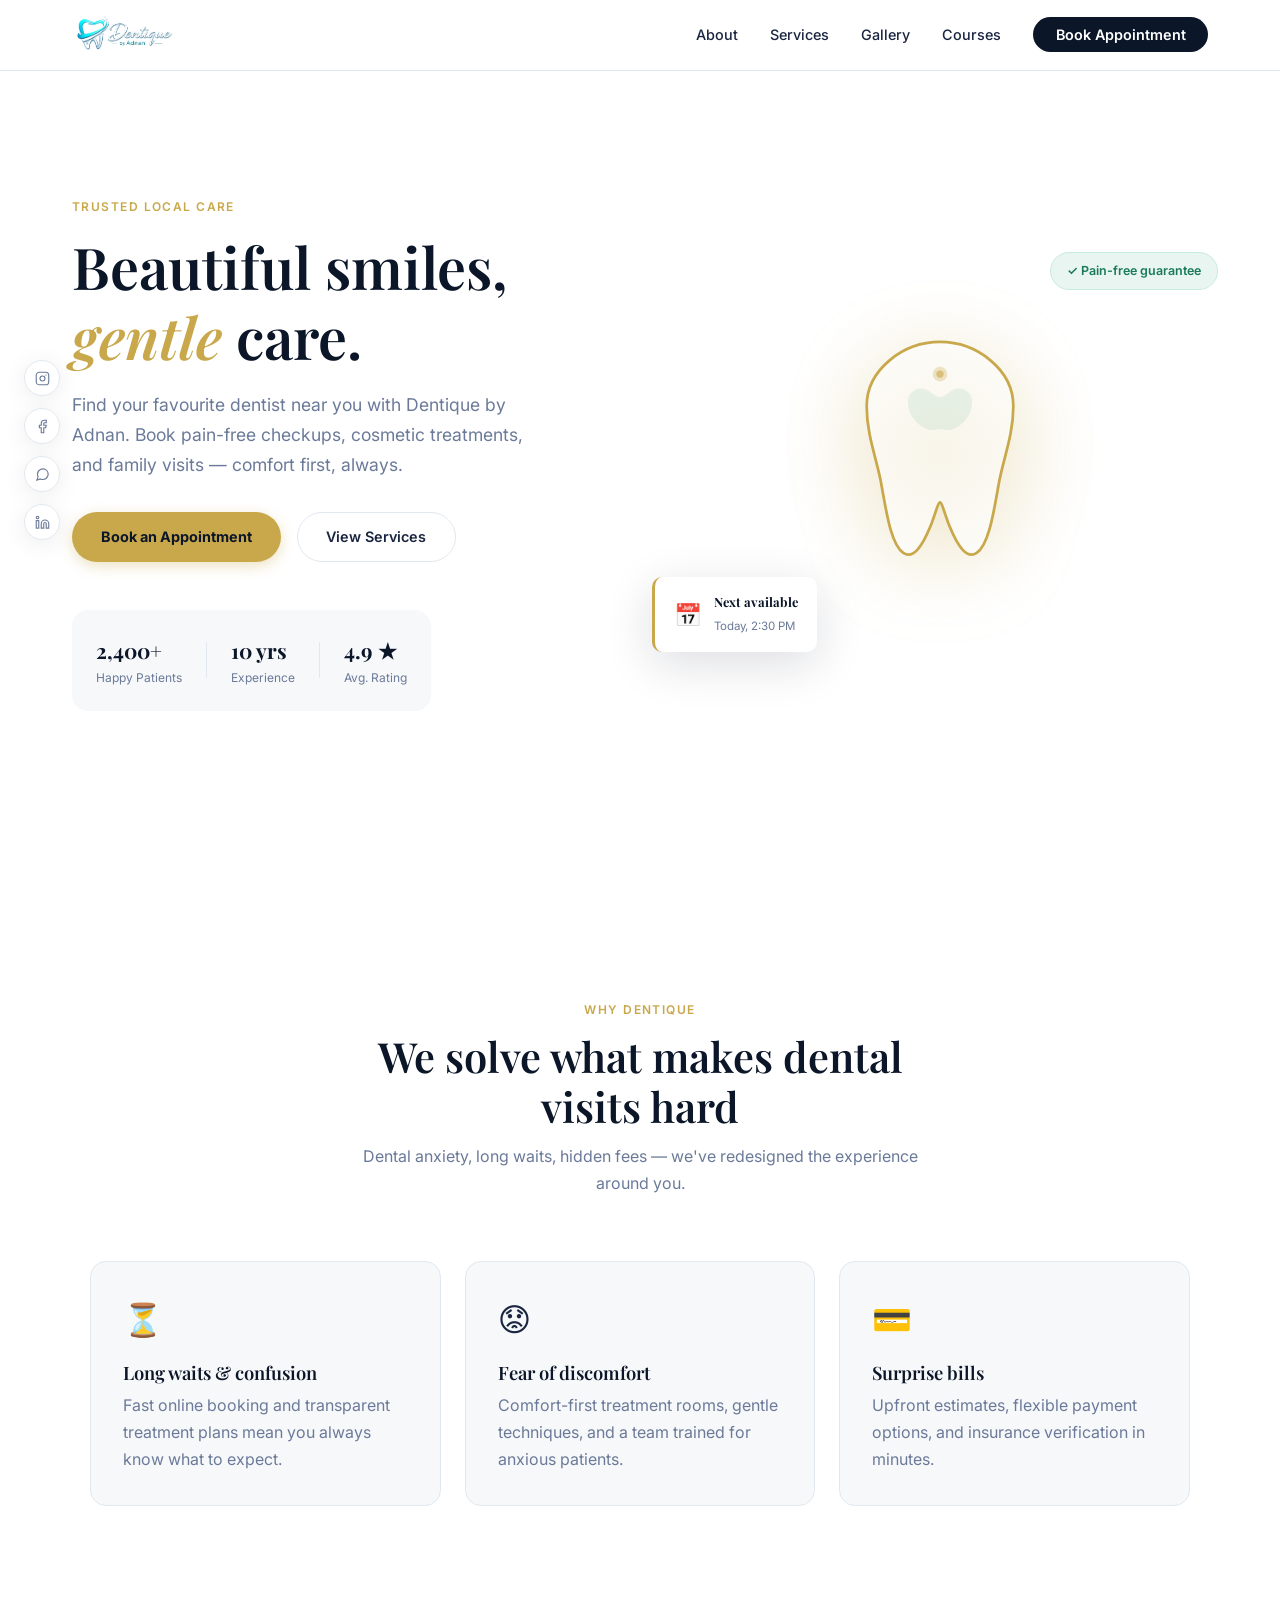
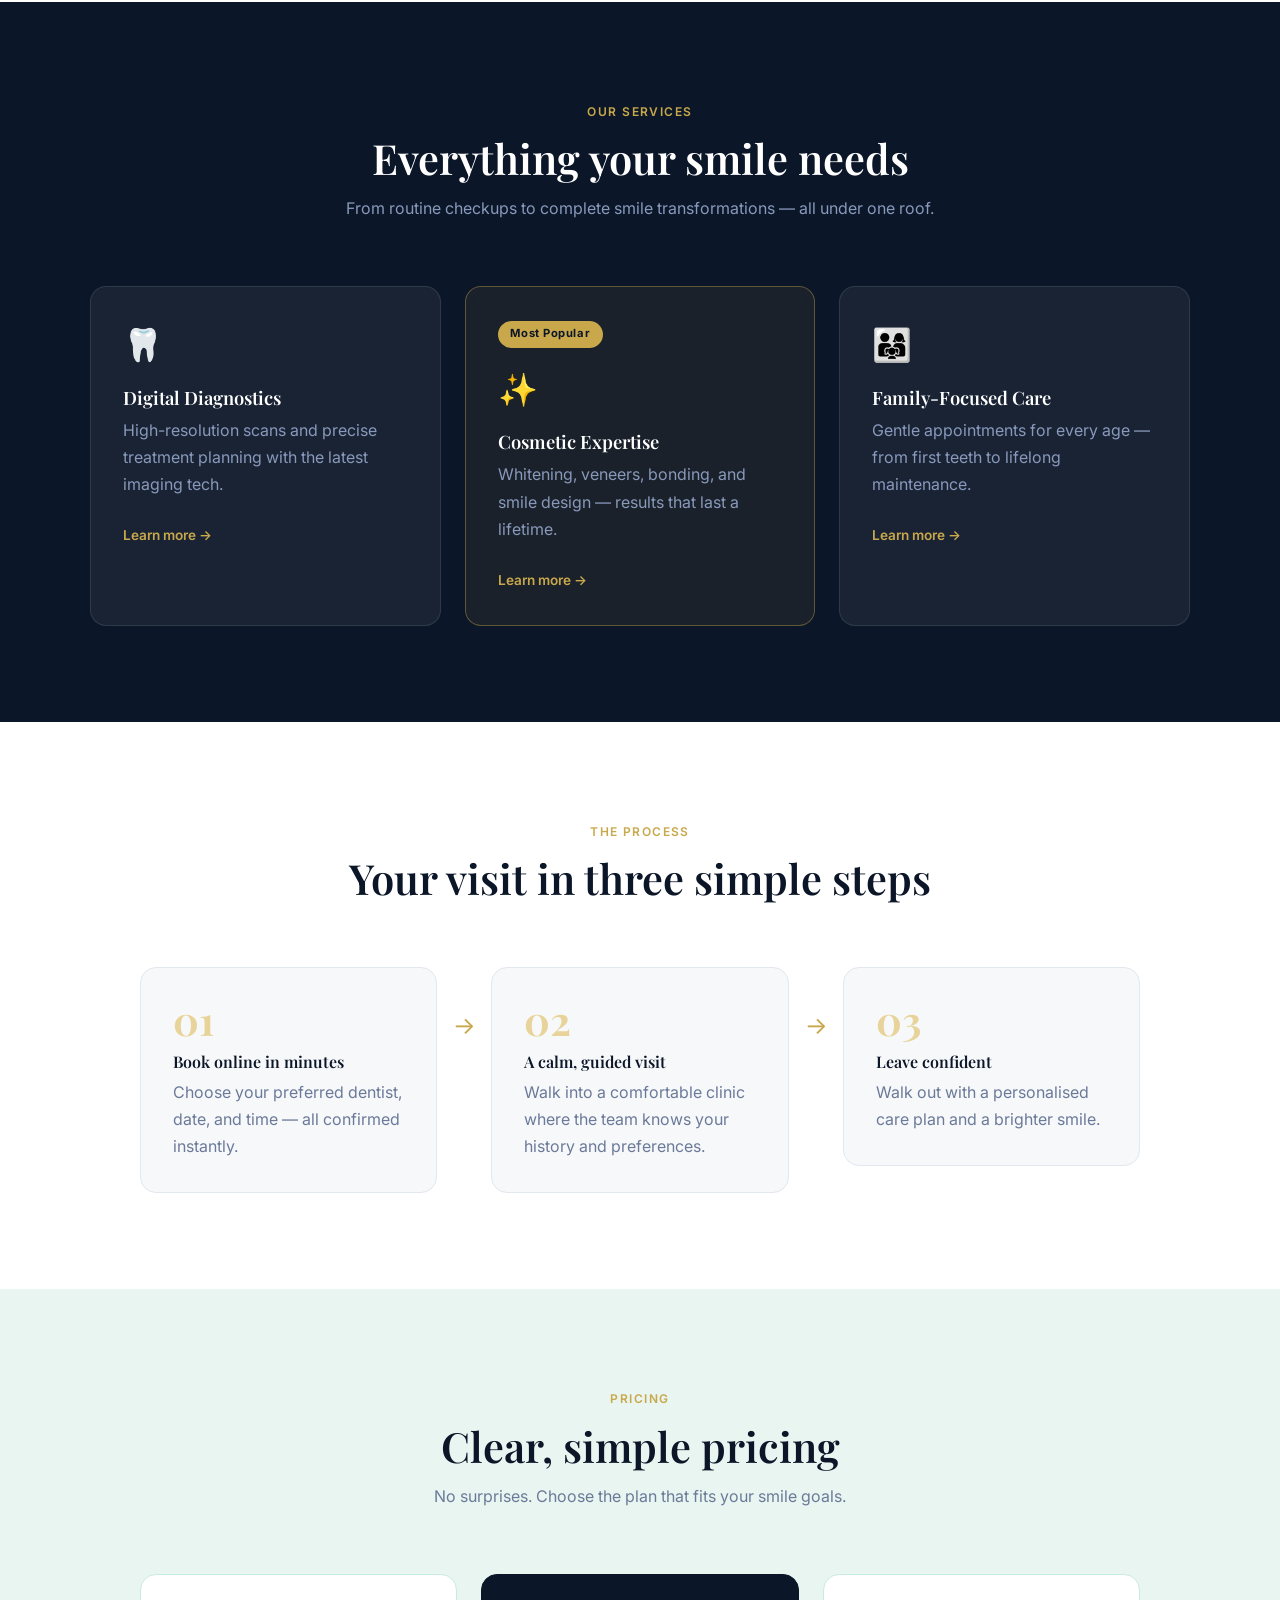
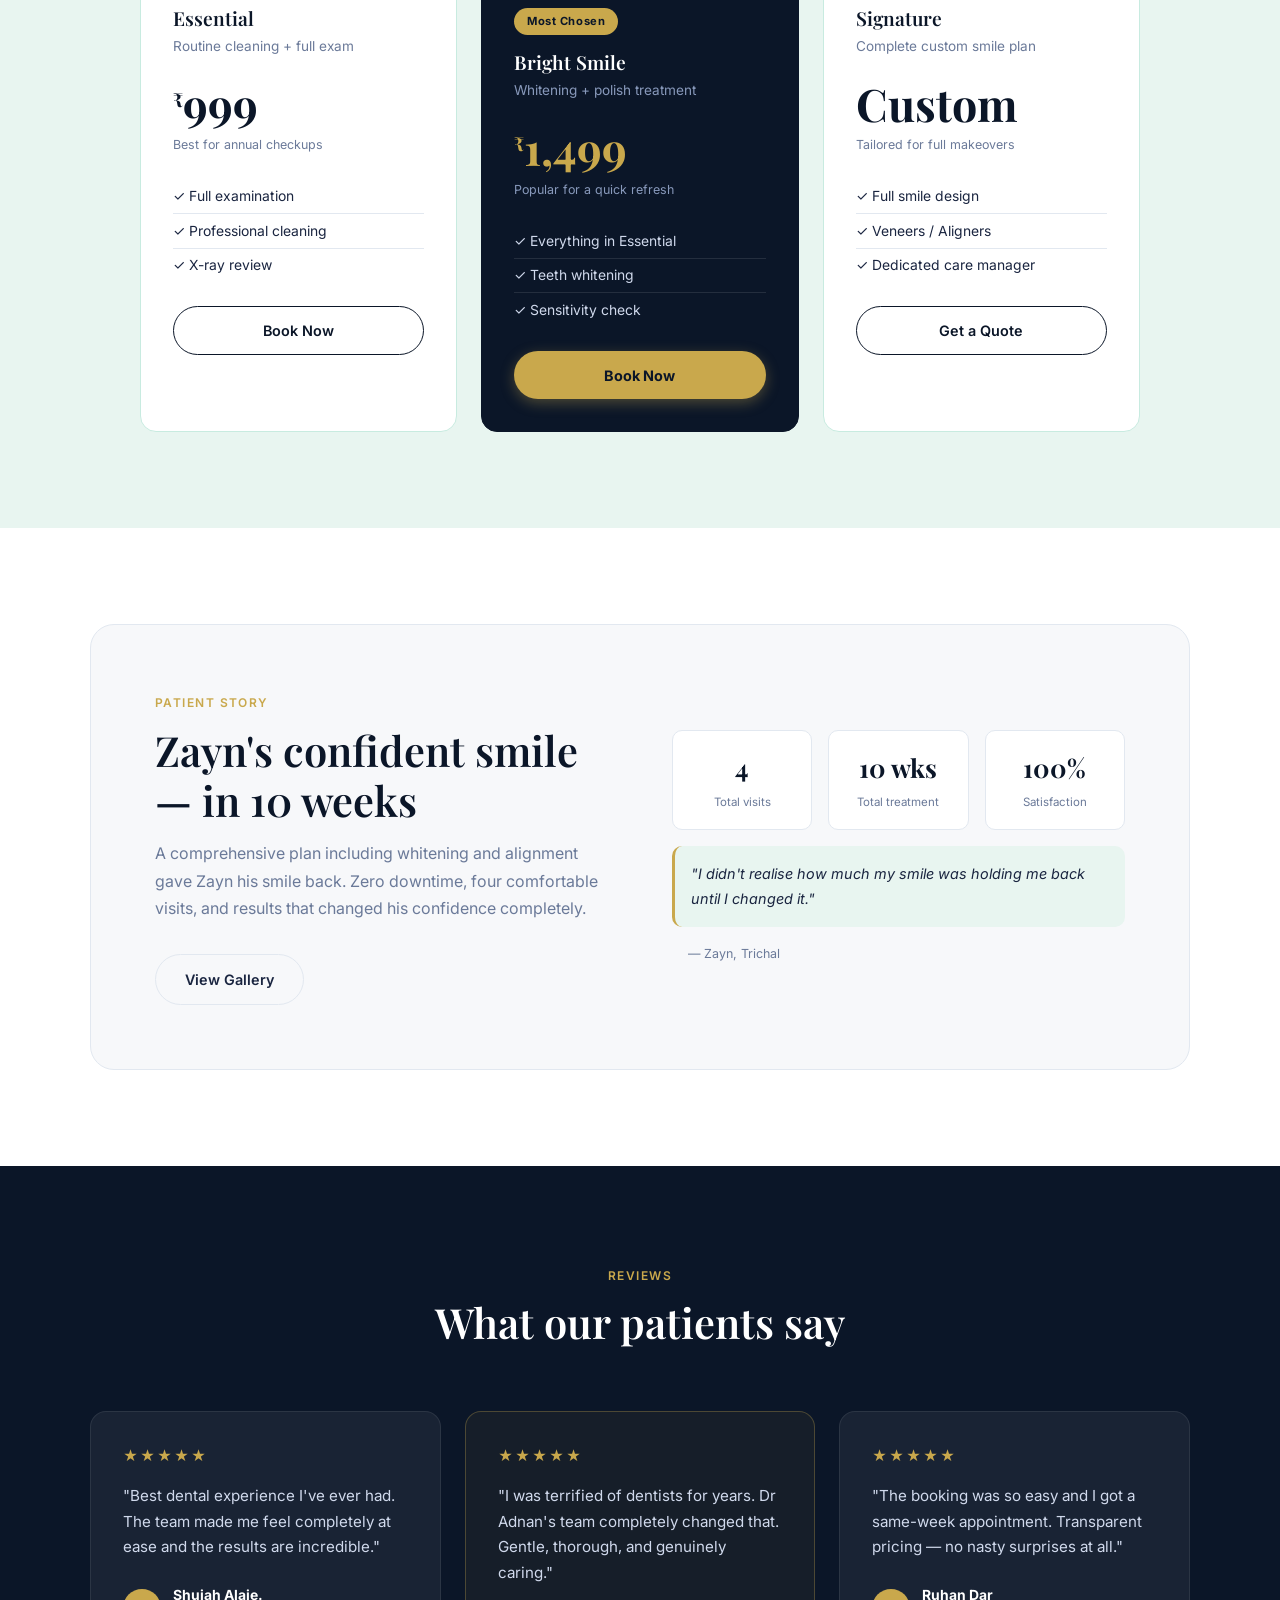
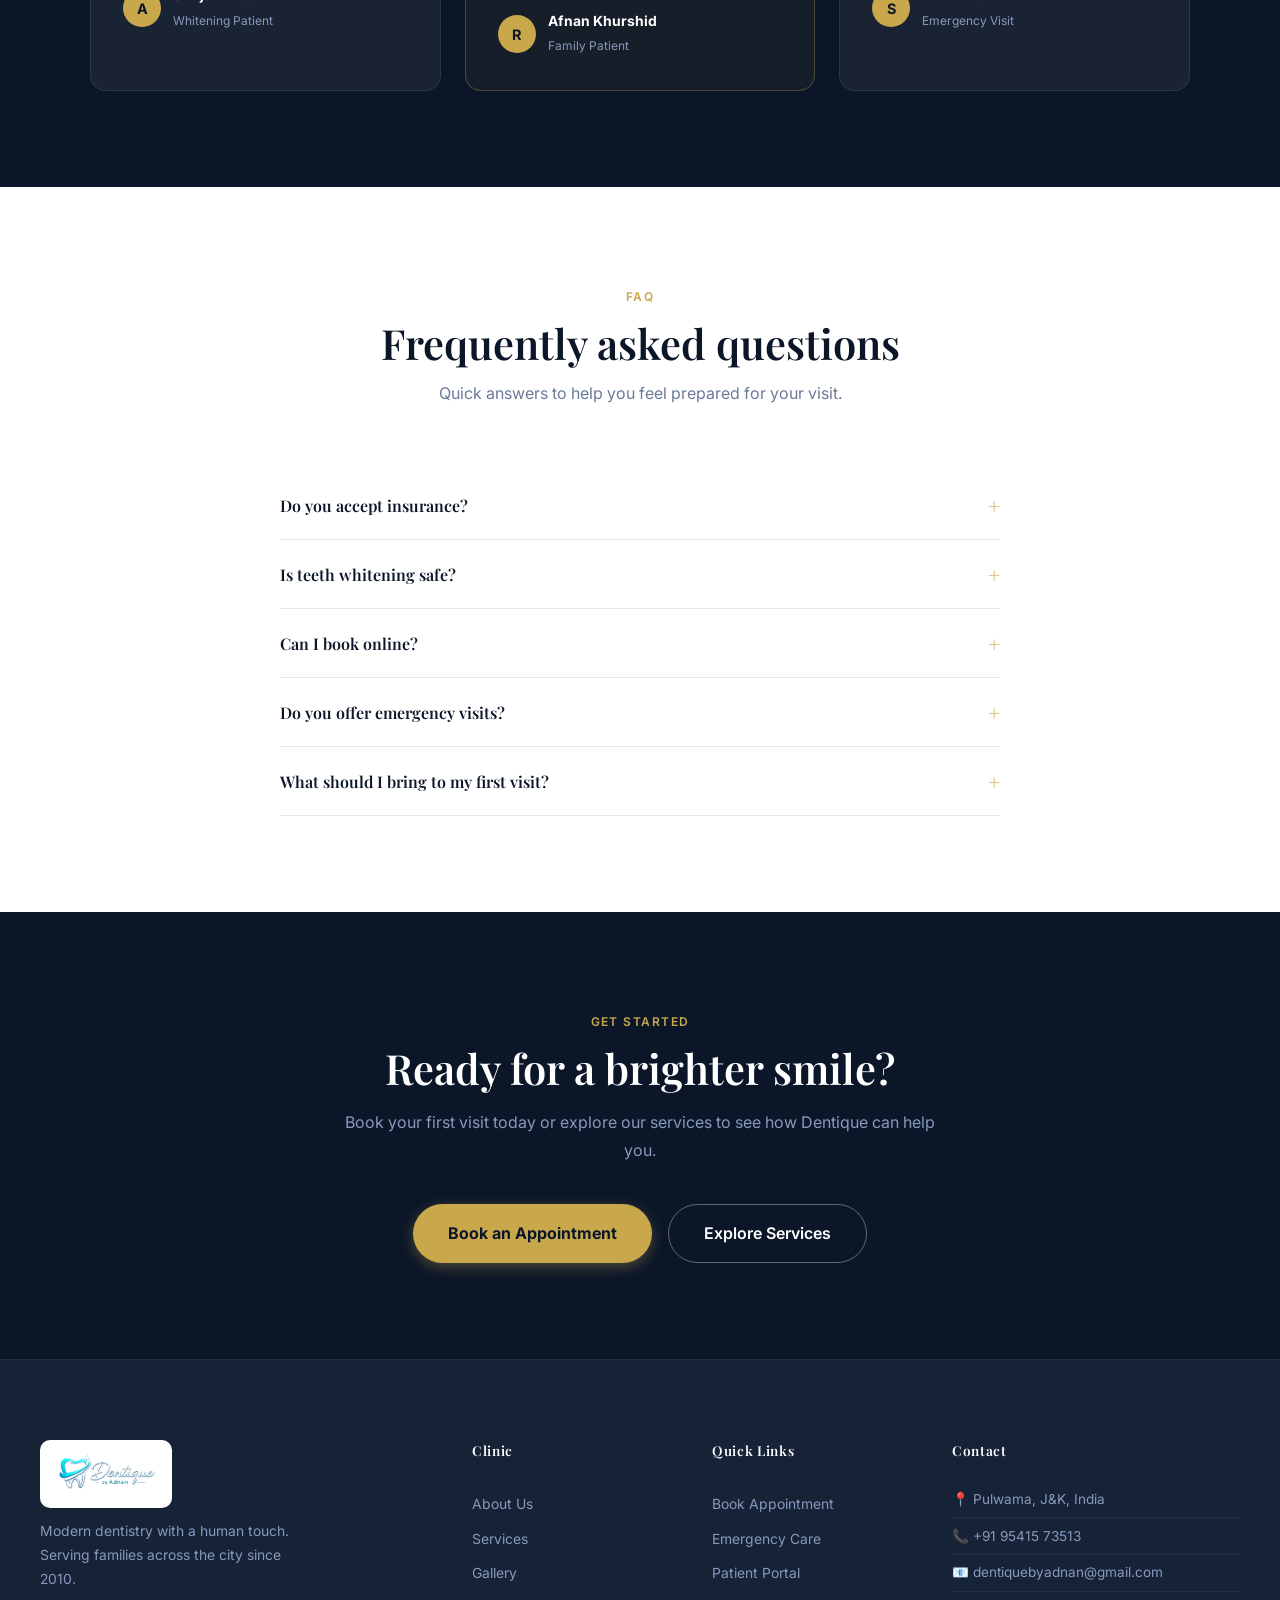
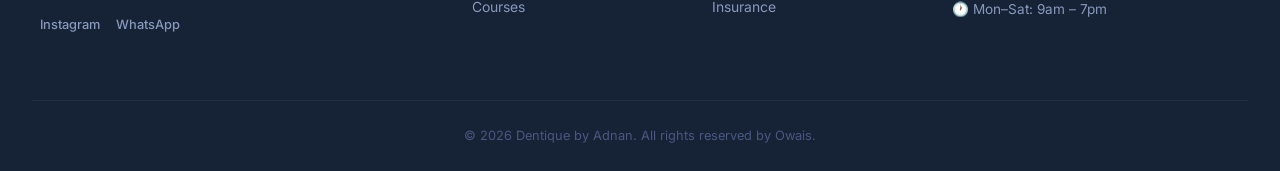
<file: index.html>
<!DOCTYPE html>
<html lang="en">
<head>
  <meta charset="UTF-8">
  <meta name="google-site-verification" content="uf4jpspFzODX4LwhaVbOFtQrz1Wzujk1haWZ9nNG2Co" />
  <meta name="viewport" content="width=device-width, initial-scale=1.0">
  <title>Dentique by Adnan — Dentists Near Me in Pulwama</title>
  <meta name="description" content="Dentique by Adnan offers gentle, modern dental care in Pulwama — checkups, whitening, veneers, implants, aligners, and emergency visits. Book online in minutes.">
  <link rel="canonical" href="https://dentiquebyadnan.pages.dev">

  <meta property="og:type" content="website">
  <meta property="og:title" content="Dentique by Adnan — Dentists Near Me in Pulwama">
  <meta property="og:description" content="Gentle, modern dental care in Pulwama Book pain-free checkups, cosmetic treatments, and family visits online.">
  <meta property="og:image" content="icons/logo.png">
  <meta property="og:url" content="https://dentiquebyadnan.pages.dev">
  <meta name="twitter:card" content="summary_large_image">

  <link rel="icon" type="image/png" href="icons/logo.png">
  <link rel="apple-touch-icon" href="icons/logo.png">

  <link rel="stylesheet" href="style.css">
  <link rel="preconnect" href="https://fonts.googleapis.com">
  <link rel="preconnect" href="https://fonts.gstatic.com" crossorigin>
  <link href="https://fonts.googleapis.com/css2?family=Playfair+Display:wght@400;500;600;700&family=Inter:wght@300;400;500;600&display=swap" rel="stylesheet">
  <script type="application/ld+json">
  {
    "@context": "https://schema.org",
    "@type": "Dentist",
    "name": "Dentique by Adnan",
    "image": "icons/logo.png",
    "telephone": "+91-95415-73513",
    "email": "dentiquebyadnan@gmail.com",
    "address": {
      "@type": "PostalAddress",
      "addressLocality": "Pulwama",
      "addressRegion": "Jammu and Kashmir",
      "addressCountry": "IN"
    },
    "openingHours": "Mo-Sa 09:00-19:00",
    "url": "https://dentiquebyadnan.pages.dev"
  }
  </script>
</head>
<body>

  <!-- NAV -->
  <header class="header" id="header">
    <nav class="nav" role="navigation" aria-label="Main navigation">
      <a href="index.html" class="logo">
        <img src="icons/logo.png" alt="Dentique by Adnan logo" class="logo-icon">
        <span class="logo-text">Dentique <em>by Adnan</em></span>
      </a>
      <ul class="nav-links">
        <li><a href="about.html">About</a></li>
        <li><a href="services.html">Services</a></li>
        <li><a href="gallery.html">Gallery</a></li>
        <li><a href="courses.html">Courses</a></li>
        <li><a href="appointments.html" class="nav-cta">Book Appointment</a></li>
      </ul>
      <button class="hamburger" id="hamburger" aria-label="Toggle menu" aria-expanded="false" aria-controls="mobileMenu">
        <span></span><span></span><span></span>
      </button>
    </nav>
    <div class="mobile-menu" id="mobileMenu">
      <a href="about.html">About</a>
      <a href="services.html">Services</a>
      <a href="gallery.html">Gallery</a>
      <a href="courses.html">Courses</a>
      <a href="appointments.html">Book Appointment</a>
    </div>
  </header>

  <!-- SOCIAL BAR -->
  <div class="social-bar">
    <a href="https://instagram.com/7adnaaann" target="_blank" aria-label="Instagram" title="Instagram">
      <svg viewBox="0 0 24 24" fill="none" stroke="currentColor" stroke-width="1.8"><rect x="2" y="2" width="20" height="20" rx="5"/><circle cx="12" cy="12" r="4"/><circle cx="17.5" cy="6.5" r="1" fill="currentColor" stroke="none"/></svg>
    </a>
    <a href="https://facebook.com" target="_blank" aria-label="Facebook" title="Facebook">
      <svg viewBox="0 0 24 24" fill="none" stroke="currentColor" stroke-width="1.8"><path d="M18 2h-3a5 5 0 0 0-5 5v3H7v4h3v8h4v-8h3l1-4h-4V7a1 1 0 0 1 1-1h3z"/></svg>
    </a>
    <a href="https://wa.me/+919541573513" target="_blank" aria-label="WhatsApp" title="WhatsApp">
      <svg viewBox="0 0 24 24" fill="none" stroke="currentColor" stroke-width="1.8"><path d="M21 11.5a8.38 8.38 0 0 1-.9 3.8 8.5 8.5 0 0 1-7.6 4.7 8.38 8.38 0 0 1-3.8-.9L3 21l1.9-5.7a8.38 8.38 0 0 1-.9-3.8 8.5 8.5 0 0 1 4.7-7.6 8.38 8.38 0 0 1 3.8-.9h.5a8.48 8.48 0 0 1 8 8v.5z"/></svg>
    </a>
    <a href="https://linkedin.com" target="_blank" aria-label="LinkedIn" title="LinkedIn">
      <svg viewBox="0 0 24 24" fill="none" stroke="currentColor" stroke-width="1.8"><path d="M16 8a6 6 0 0 1 6 6v7h-4v-7a2 2 0 0 0-2-2 2 2 0 0 0-2 2v7h-4v-7a6 6 0 0 1 6-6z"/><rect x="2" y="9" width="4" height="12"/><circle cx="4" cy="4" r="2"/></svg>
    </a>
  </div>

  <main>

    <!-- HERO -->
    <section class="hero">
      <div class="hero-content">
        <span class="eyebrow">Trusted Local Care</span>
        <h1>Beautiful smiles, <em>gentle</em> care.</h1>
        <p>Find your favourite dentist near you with Dentique by Adnan. Book pain-free checkups, cosmetic treatments, and family visits — comfort first, always.</p>
        <div class="hero-actions">
          <a href="appointments.html" class="btn-primary">Book an Appointment</a>
          <a href="services.html" class="btn-ghost">View Services</a>
        </div>
        <div class="hero-stats">
          <div class="stat"><strong>2,400+</strong><span>Happy Patients</span></div>
          <div class="stat-divider"></div>
          <div class="stat"><strong>10 yrs</strong><span>Experience</span></div>
          <div class="stat-divider"></div>
          <div class="stat"><strong>4.9 ★</strong><span>Avg. Rating</span></div>
        </div>
      </div>
      <div class="hero-visual">
        <div class="tooth-graphic">
          <svg class="tooth-svg" viewBox="0 0 240 280" fill="none" xmlns="http://www.w3.org/2000/svg">
            <path d="M120 20 C80 20 40 50 40 90 C40 120 50 145 55 170 C60 195 65 240 80 250 C90 257 100 245 110 220 C115 207 118 195 120 195 C122 195 125 207 130 220 C140 245 150 257 160 250 C175 240 180 195 185 170 C190 145 200 120 200 90 C200 50 160 20 120 20Z" fill="white" stroke="#C9A84C" stroke-width="3"/>
            <path d="M85 85 C85 75 95 68 105 72 C110 74 115 80 120 80 C125 80 130 74 135 72 C145 68 155 75 155 85 C155 100 145 110 135 115 C130 117 125 115 120 115 C115 115 110 117 105 115 C95 110 85 100 85 85Z" fill="#E8F5F0"/>
            <circle cx="120" cy="55" r="8" fill="#C9A84C" opacity="0.3"/>
            <circle cx="120" cy="55" r="4" fill="#C9A84C" opacity="0.6"/>
          </svg>
          <div class="tooth-glow"></div>
        </div>
        <div class="floating-card">
          <div class="floating-card-icon">📅</div>
          <div>
            <strong>Next available</strong>
            <span>Today, 2:30 PM</span>
          </div>
        </div>
        <div class="floating-badge">
          <span>✓</span> Pain-free guarantee
        </div>
      </div>
    </section>

    <!-- PROBLEMS / SOLUTIONS -->
    <section class="section">
      <div class="section-header">
        <span class="eyebrow">Why Dentique</span>
        <h2>We solve what makes dental visits hard</h2>
        <p>Dental anxiety, long waits, hidden fees — we've redesigned the experience around you.</p>
      </div>
      <div class="grid-3">
        <div class="problem-card">
          <div class="problem-icon">⏳</div>
          <h3>Long waits & confusion</h3>
          <p>Fast online booking and transparent treatment plans mean you always know what to expect.</p>
        </div>
        <div class="problem-card">
          <div class="problem-icon">😟</div>
          <h3>Fear of discomfort</h3>
          <p>Comfort-first treatment rooms, gentle techniques, and a team trained for anxious patients.</p>
        </div>
        <div class="problem-card">
          <div class="problem-icon">💳</div>
          <h3>Surprise bills</h3>
          <p>Upfront estimates, flexible payment options, and insurance verification in minutes.</p>
        </div>
      </div>
    </section>

    <!-- SERVICES -->
    <section class="section section-dark">
      <div class="section-header light">
        <span class="eyebrow gold">Our Services</span>
        <h2>Everything your smile needs</h2>
        <p>From routine checkups to complete smile transformations — all under one roof.</p>
      </div>
      <div class="grid-3">
        <div class="service-card">
          <div class="service-icon">🦷</div>
          <h3>Digital Diagnostics</h3>
          <p>High-resolution scans and precise treatment planning with the latest imaging tech.</p>
          <a href="services.html" class="card-link">Learn more →</a>
        </div>
        <div class="service-card featured-service">
          <span class="featured-tag">Most Popular</span>
          <div class="service-icon">✨</div>
          <h3>Cosmetic Expertise</h3>
          <p>Whitening, veneers, bonding, and smile design — results that last a lifetime.</p>
          <a href="services.html" class="card-link">Learn more →</a>
        </div>
        <div class="service-card">
          <div class="service-icon">👨‍👩‍👧</div>
          <h3>Family-Focused Care</h3>
          <p>Gentle appointments for every age — from first teeth to lifelong maintenance.</p>
          <a href="services.html" class="card-link">Learn more →</a>
        </div>
      </div>
    </section>

    <!-- HOW IT WORKS -->
    <section class="section">
      <div class="section-header">
        <span class="eyebrow">The Process</span>
        <h2>Your visit in three simple steps</h2>
      </div>
      <div class="steps">
        <div class="step">
          <div class="step-number">01</div>
          <div class="step-content">
            <h3>Book online in minutes</h3>
            <p>Choose your preferred dentist, date, and time — all confirmed instantly.</p>
          </div>
        </div>
        <div class="step-arrow">→</div>
        <div class="step">
          <div class="step-number">02</div>
          <div class="step-content">
            <h3>A calm, guided visit</h3>
            <p>Walk into a comfortable clinic where the team knows your history and preferences.</p>
          </div>
        </div>
        <div class="step-arrow">→</div>
        <div class="step">
          <div class="step-number">03</div>
          <div class="step-content">
            <h3>Leave confident</h3>
            <p>Walk out with a personalised care plan and a brighter smile.</p>
          </div>
        </div>
      </div>
    </section>

    <!-- PRICING -->
    <section class="section section-mint">
      <div class="section-header">
        <span class="eyebrow">Pricing</span>
        <h2>Clear, simple pricing</h2>
        <p>No surprises. Choose the plan that fits your smile goals.</p>
      </div>
      <div class="pricing-grid">
        <div class="pricing-card">
          <h3>Essential</h3>
          <p class="pricing-desc">Routine cleaning + full exam</p>
          <div class="pricing-amount"><sup>₹</sup>999</div>
          <p class="pricing-note">Best for annual checkups</p>
          <ul class="pricing-features">
            <li>✓ Full examination</li>
            <li>✓ Professional cleaning</li>
            <li>✓ X-ray review</li>
          </ul>
          <a href="appointments.html" class="btn-outline">Book Now</a>
        </div>
        <div class="pricing-card pricing-featured">
          <span class="pricing-badge">Most Chosen</span>
          <h3>Bright Smile</h3>
          <p class="pricing-desc">Whitening + polish treatment</p>
          <div class="pricing-amount"><sup>₹</sup>1,499</div>
          <p class="pricing-note">Popular for a quick refresh</p>
          <ul class="pricing-features">
            <li>✓ Everything in Essential</li>
            <li>✓ Teeth whitening</li>
            <li>✓ Sensitivity check</li>
          </ul>
          <a href="appointments.html" class="btn-primary">Book Now</a>
        </div>
        <div class="pricing-card">
          <h3>Signature</h3>
          <p class="pricing-desc">Complete custom smile plan</p>
          <div class="pricing-amount">Custom</div>
          <p class="pricing-note">Tailored for full makeovers</p>
          <ul class="pricing-features">
            <li>✓ Full smile design</li>
            <li>✓ Veneers / Aligners</li>
            <li>✓ Dedicated care manager</li>
          </ul>
          <a href="appointments.html" class="btn-outline">Get a Quote</a>
        </div>
      </div>
    </section>

    <!-- CASE STUDY -->
    <section class="section">
      <div class="case-study">
        <div class="case-content">
          <span class="eyebrow">Patient Story</span>
          <h2>Zayn's confident smile — in 10 weeks</h2>
          <p>A comprehensive plan including whitening and alignment gave Zayn his smile back. Zero downtime, four comfortable visits, and results that changed his confidence completely.</p>
          <a href="gallery.html" class="btn-ghost">View Gallery</a>
        </div>
        <div class="case-results">
          <div class="result-item">
            <strong>4</strong>
            <span>Total visits</span>
          </div>
          <div class="result-item">
            <strong>10 wks</strong>
            <span>Total treatment</span>
          </div>
          <div class="result-item">
            <strong>100%</strong>
            <span>Satisfaction</span>
          </div>
          <p class="case-quote">"I didn't realise how much my smile was holding me back until I changed it."</p>
          <p class="case-attr">— Zayn, Trichal</p>
        </div>
      </div>
    </section>

    <!-- TESTIMONIALS -->
    <section class="section section-dark">
      <div class="section-header light">
        <span class="eyebrow gold">Reviews</span>
        <h2>What our patients say</h2>
      </div>
      <div class="grid-3">
        <div class="testimonial-card">
          <div class="stars">★★★★★</div>
          <p>"Best dental experience I've ever had. The team made me feel completely at ease and the results are incredible."</p>
          <div class="testimonial-author">
            <div class="author-avatar">A</div>
            <div><strong>Shujah Alaie.</strong><span>Whitening Patient</span></div>
          </div>
        </div>
        <div class="testimonial-card featured-testimonial">
          <div class="stars">★★★★★</div>
          <p>"I was terrified of dentists for years. Dr Adnan's team completely changed that. Gentle, thorough, and genuinely caring."</p>
          <div class="testimonial-author">
            <div class="author-avatar">R</div>
            <div><strong>Afnan Khurshid</strong><span>Family Patient</span></div>
          </div>
        </div>
        <div class="testimonial-card">
          <div class="stars">★★★★★</div>
          <p>"The booking was so easy and I got a same-week appointment. Transparent pricing — no nasty surprises at all."</p>
          <div class="testimonial-author">
            <div class="author-avatar">S</div>
            <div><strong>Ruhan Dar</strong><span>Emergency Visit</span></div>
          </div>
        </div>
      </div>
    </section>

    <!-- FAQ -->
    <section class="section">
      <div class="section-header">
        <span class="eyebrow">FAQ</span>
        <h2>Frequently asked questions</h2>
        <p>Quick answers to help you feel prepared for your visit.</p>
      </div>
      <div class="faq">
        <div class="faq-item">
          <button class="faq-q" onclick="toggleFaq(this)">
            Do you accept insurance?
            <span class="faq-arrow">+</span>
          </button>
          <div class="faq-a">
            <p>Yes, we work with most major providers and can verify your coverage in minutes. Our team handles the paperwork so you can focus on your care.</p>
          </div>
        </div>
        <div class="faq-item">
          <button class="faq-q" onclick="toggleFaq(this)">
            Is teeth whitening safe?
            <span class="faq-arrow">+</span>
          </button>
          <div class="faq-a">
            <p>Absolutely. We use dentist-approved techniques carefully tailored to your sensitivity level for safe, lasting results.</p>
          </div>
        </div>
        <div class="faq-item">
          <button class="faq-q" onclick="toggleFaq(this)">
            Can I book online?
            <span class="faq-arrow">+</span>
          </button>
          <div class="faq-a">
            <p>Yes — choose a time that works for you and receive instant confirmation. Our booking system is available 24/7.</p>
          </div>
        </div>
        <div class="faq-item">
          <button class="faq-q" onclick="toggleFaq(this)">
            Do you offer emergency visits?
            <span class="faq-arrow">+</span>
          </button>
          <div class="faq-a">
            <p>We reserve same-week spots specifically for urgent care. Call or book online and mention it's an emergency — we'll prioritise you.</p>
          </div>
        </div>
        <div class="faq-item">
          <button class="faq-q" onclick="toggleFaq(this)">
            What should I bring to my first visit?
            <span class="faq-arrow">+</span>
          </button>
          <div class="faq-a">
            <p>Just your ID and any insurance cards. Arrive 5 minutes early to complete a brief health form. We'll take care of the rest.</p>
          </div>
        </div>
      </div>
    </section>

    <!-- FINAL CTA -->
    <section class="final-cta">
      <div class="cta-content">
        <span class="eyebrow gold">Get Started</span>
        <h2>Ready for a brighter smile?</h2>
        <p>Book your first visit today or explore our services to see how Dentique can help you.</p>
        <div class="cta-actions">
          <a href="appointments.html" class="btn-primary large">Book an Appointment</a>
          <a href="services.html" class="btn-ghost-light large">Explore Services</a>
        </div>
      </div>
    </section>

  </main>

  <!-- FOOTER -->
  <footer class="footer">
    <div class="footer-inner">
      <div class="footer-brand">
        <img src="icons/logo.png" alt="Dentique by Adnan logo" class="logo-icon">
        <span class="logo-text">Dentique <em>by Adnan</em></span>
        <p>Modern dentistry with a human touch. Serving families across the city since 2010.</p>
        <div class="footer-social">
          <a href="https://instagram.com/7adnaaann" target="_blank">Instagram</a>
          <a href="https://wa.me/+919541573513" target="_blank">WhatsApp</a>
        </div>
      </div>
      <div class="footer-links">
        <h4>Clinic</h4>
        <a href="about.html">About Us</a>
        <a href="services.html">Services</a>
        <a href="gallery.html">Gallery</a>
        <a href="courses.html">Courses</a>
      </div>
      <div class="footer-links">
        <h4>Quick Links</h4>
        <a href="appointments.html">Book Appointment</a>
        <a href="#">Emergency Care</a>
        <a href="#">Patient Portal</a>
        <a href="#">Insurance</a>
      </div>
      <div class="footer-contact">
        <h4>Contact</h4>
        <p>📍 Pulwama, J&K, India</p>
        <p>📞 +91 95415 73513</p>
        <p>📧 dentiquebyadnan@gmail.com</p>
        <p>🕐 Mon–Sat: 9am – 7pm</p>
      </div>
    </div>
    <div class="footer-bottom">
      <p>© 2026 Dentique by Adnan. All rights reserved by Owais.</p>
    </div>
  </footer>

  <script src="script.js"></script>
</body>
</html>
</file>
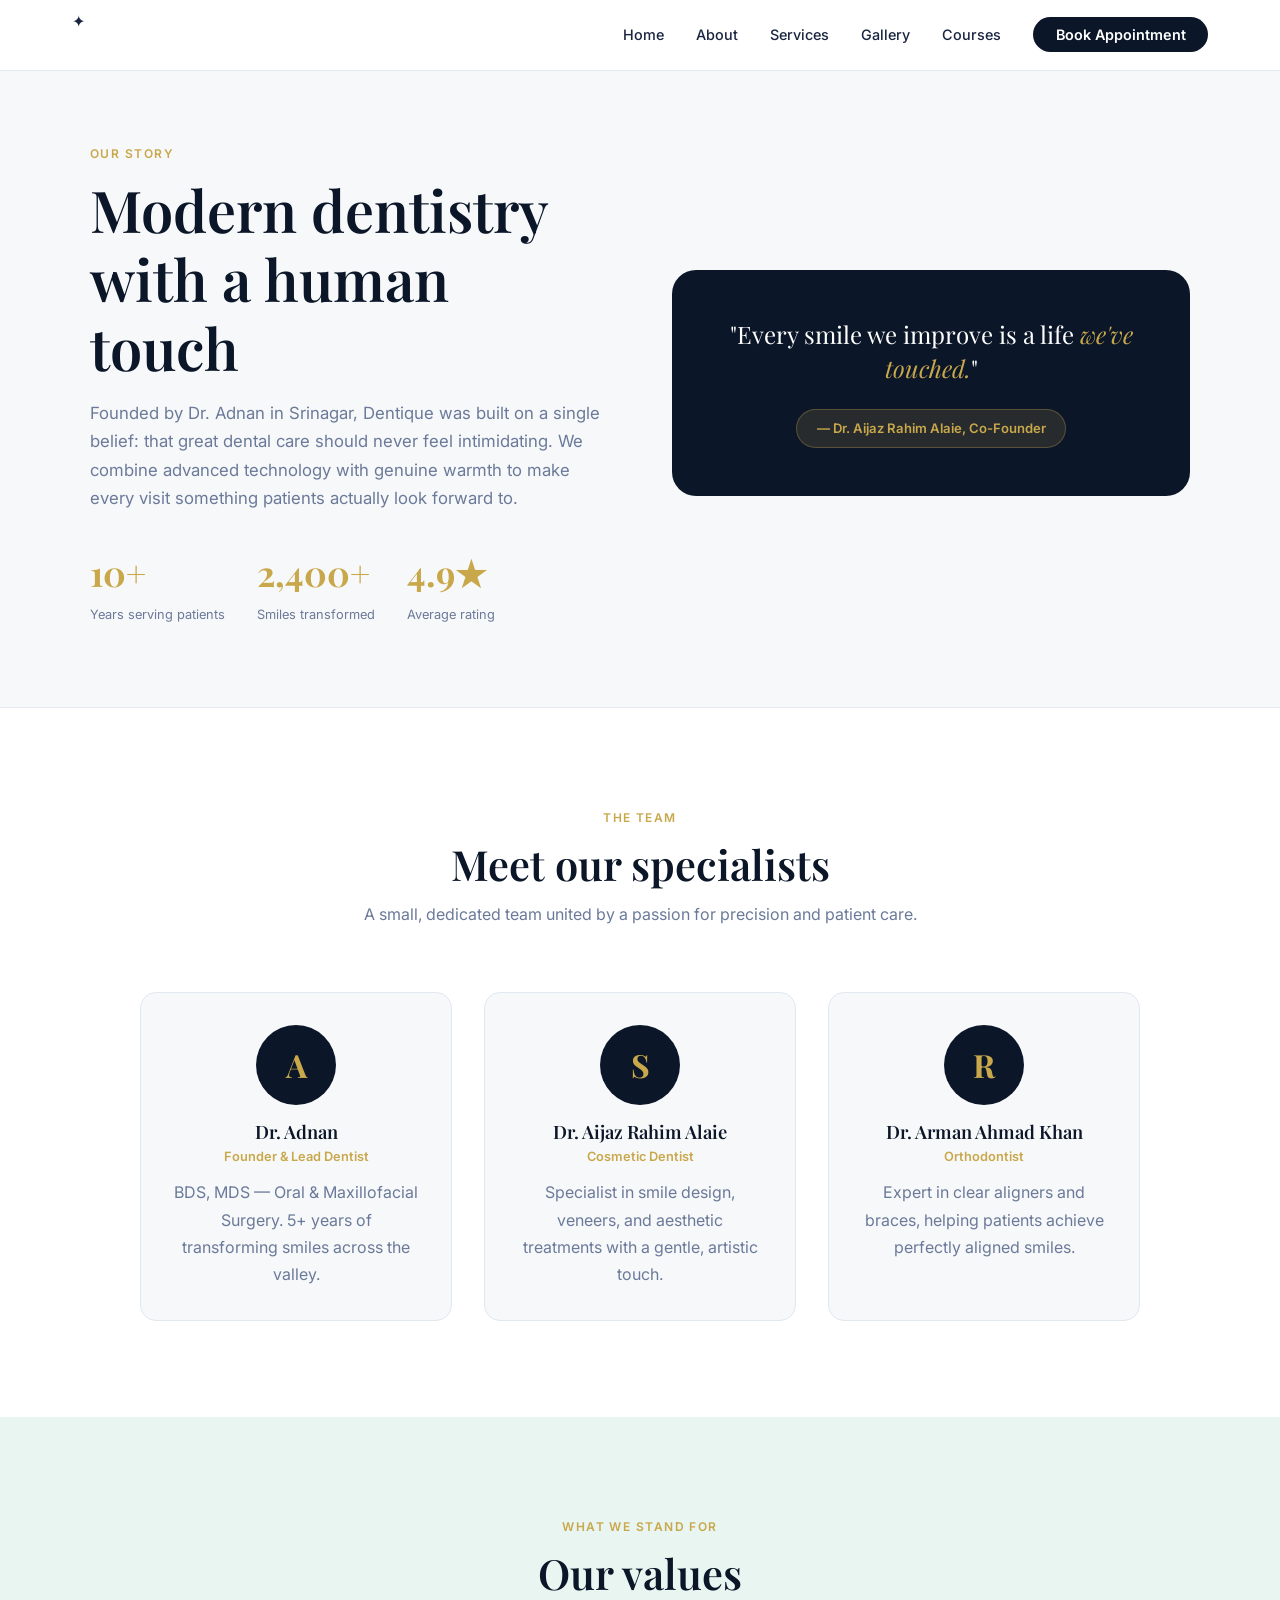
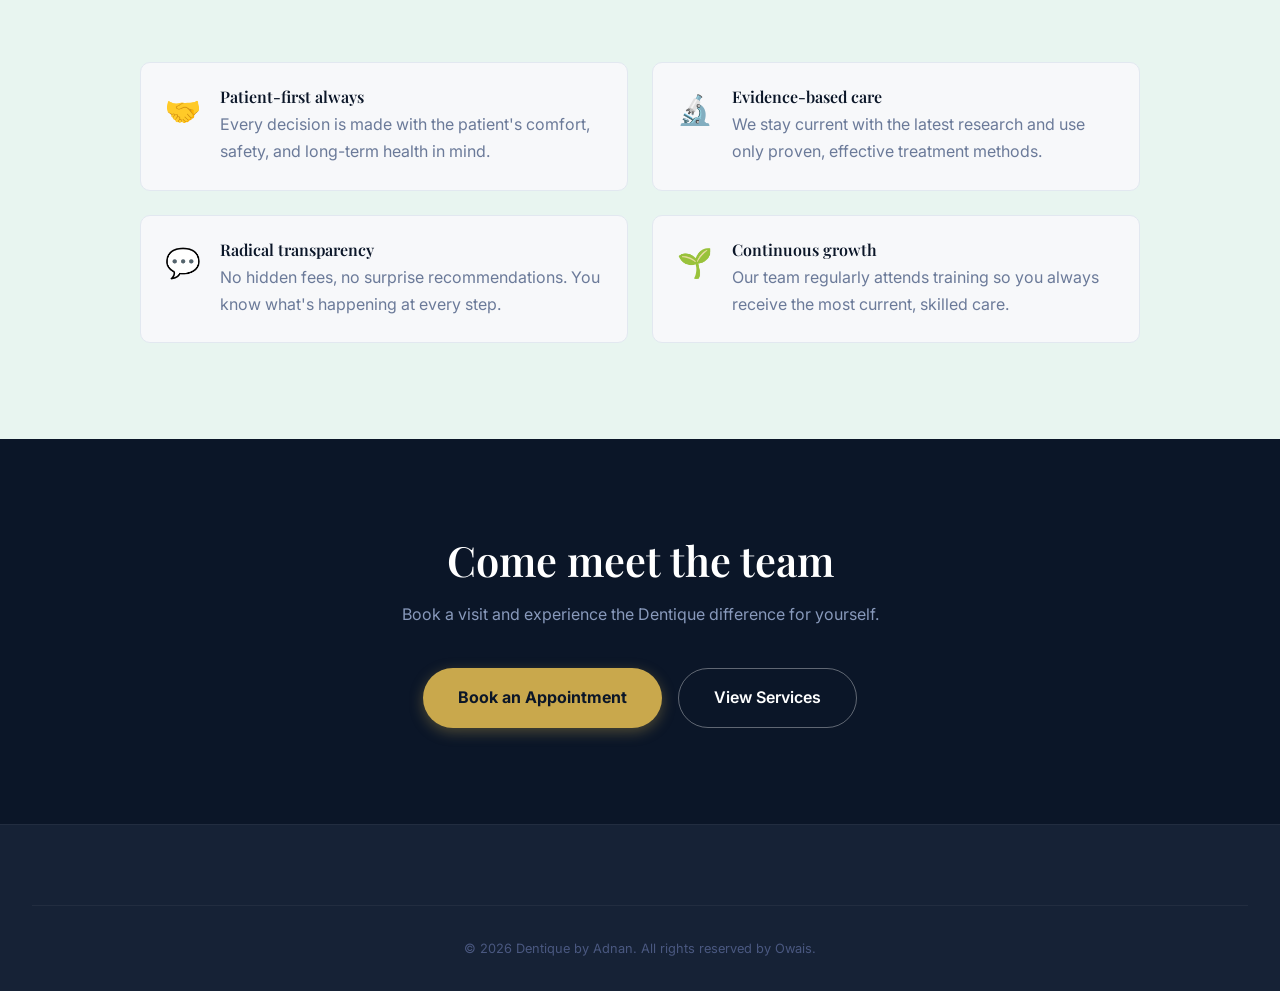
<file: about.html>
<!DOCTYPE html>
<html lang="en">
<head>
  <meta charset="UTF-8">
  <meta name="viewport" content="width=device-width, initial-scale=1.0">
  <title>About — Dentique by Adnan</title>
  <link rel="stylesheet" href="style.css">
  <link rel="preconnect" href="https://fonts.googleapis.com">
  <link href="https://fonts.googleapis.com/css2?family=Playfair+Display:wght@400;500;600;700&family=Inter:wght@300;400;500;600&display=swap" rel="stylesheet">
  <style>
    .page-hero { padding: 140px 2rem 5rem; background: var(--off-white); border-bottom: 1px solid var(--border); }
    .page-hero-inner { max-width: 1100px; margin: 0 auto; display: grid; grid-template-columns: 1fr 1fr; gap: 4rem; align-items: center; }
    .page-hero h1 { color: var(--navy); margin-bottom: 1rem; }
    .page-hero p { font-size: 1.05rem; }

    .about-stats { display: flex; gap: 2rem; margin-top: 2rem; }
    .astat strong { font-family: var(--font-display); font-size: 2.2rem; color: var(--gold); display: block; }
    .astat span { font-size: 0.8rem; color: var(--muted); }

    .about-visual { background: var(--navy); border-radius: 24px; padding: 3rem; text-align: center; }
    .about-visual-text { font-family: var(--font-display); font-size: 1.5rem; color: var(--white); line-height: 1.4; }
    .about-visual-text em { color: var(--gold); }
    .about-visual-badge { display: inline-block; padding: 0.5rem 1.2rem; background: rgba(201,168,76,0.15); border: 1px solid rgba(201,168,76,0.3); border-radius: 50px; color: var(--gold); font-size: 0.82rem; font-weight: 600; margin-top: 1.5rem; }

    .team-grid { max-width: 1000px; margin: 0 auto; display: grid; grid-template-columns: repeat(3, 1fr); gap: 2rem; }
    .team-card { text-align: center; padding: 2rem; background: var(--off-white); border-radius: var(--radius); border: 1px solid var(--border); }
    .team-avatar { width: 80px; height: 80px; border-radius: 50%; background: var(--navy); color: var(--gold); font-family: var(--font-display); font-size: 2rem; font-weight: 700; display: flex; align-items: center; justify-content: center; margin: 0 auto 1rem; }
    .team-card h3 { color: var(--navy); margin-bottom: 0.25rem; }
    .team-card .role { font-size: 0.8rem; color: var(--gold); font-weight: 600; margin-bottom: 0.75rem; display: block; }

    .values-grid { max-width: 1000px; margin: 0 auto; display: grid; grid-template-columns: repeat(2, 1fr); gap: 1.5rem; }
    .value-item { display: flex; gap: 1.2rem; padding: 1.5rem; background: var(--off-white); border-radius: var(--radius-sm); border: 1px solid var(--border); }
    .value-icon { font-size: 1.8rem; flex-shrink: 0; }
    .value-item h3 { color: var(--navy); margin-bottom: 0.3rem; font-size: 1rem; }

    @media (max-width: 800px) { .page-hero-inner, .team-grid, .values-grid { grid-template-columns: 1fr; } .about-stats { flex-wrap: wrap; } }
  </style>
</head>
<body>
  <header class="header" id="header">
    <nav class="nav">
      <a href="index.html" class="logo">
        <span class="logo-icon">✦</span>
        <span class="logo-text">Dentique <em>by Adnan</em></span>
      </a>
      <ul class="nav-links">
        <li><a href="index.html">Home</a></li>
        <li><a href="about.html">About</a></li>
        <li><a href="services.html">Services</a></li>
        <li><a href="gallery.html">Gallery</a></li>
        <li><a href="courses.html">Courses</a></li>
        <li><a href="appointments.html" class="nav-cta">Book Appointment</a></li>
      </ul>
      <button class="hamburger" id="hamburger" aria-label="Toggle menu" aria-expanded="false" aria-controls="mobileMenu">
        <span></span><span></span><span></span>
      </button>
    </nav>
    <div class="mobile-menu" id="mobileMenu">
      <a href="index.html">Home</a>
      <a href="about.html">About</a>
      <a href="services.html">Services</a>
      <a href="gallery.html">Gallery</a>
      <a href="courses.html">Courses</a>
      <a href="appointments.html">Book Appointment</a>
    </div>
  </header>

  <main>
    <div class="page-hero">
      <div class="page-hero-inner">
        <div>
          <span class="eyebrow">Our Story</span>
          <h1>Modern dentistry with a human touch</h1>
          <p>Founded by Dr. Adnan in Srinagar, Dentique was built on a single belief: that great dental care should never feel intimidating. We combine advanced technology with genuine warmth to make every visit something patients actually look forward to.</p>
          <div class="about-stats">
            <div class="astat"><strong>10+</strong><span>Years serving patients</span></div>
            <div class="astat"><strong>2,400+</strong><span>Smiles transformed</span></div>
            <div class="astat"><strong>4.9★</strong><span>Average rating</span></div>
          </div>
        </div>
        <div class="about-visual">
          <div class="about-visual-text">"Every smile we improve is a life <em>we've touched.</em>"</div>
          <span class="about-visual-badge">— Dr. Aijaz Rahim Alaie, Co-Founder</span>
        </div>
      </div>
    </div>

    <section class="section">
      <div class="section-header">
        <span class="eyebrow">The Team</span>
        <h2>Meet our specialists</h2>
        <p>A small, dedicated team united by a passion for precision and patient care.</p>
      </div>
      <div class="team-grid">
        <div class="team-card">
          <div class="team-avatar">A</div>
          <h3>Dr. Adnan</h3>
          <span class="role">Founder & Lead Dentist</span>
          <p>BDS, MDS — Oral & Maxillofacial Surgery. 5+ years of transforming smiles across the valley.</p>
        </div>
        <div class="team-card">
          <div class="team-avatar">S</div>
          <h3>Dr. Aijaz Rahim Alaie</h3>
          <span class="role">Cosmetic Dentist</span>
          <p>Specialist in smile design, veneers, and aesthetic treatments with a gentle, artistic touch.</p>
        </div>
        <div class="team-card">
          <div class="team-avatar">R</div>
          <h3>Dr. Arman Ahmad Khan</h3>
          <span class="role">Orthodontist</span>
          <p>Expert in clear aligners and braces, helping patients achieve perfectly aligned smiles.</p>
        </div>
      </div>
    </section>

    <section class="section section-mint">
      <div class="section-header">
        <span class="eyebrow">What We Stand For</span>
        <h2>Our values</h2>
      </div>
      <div class="values-grid">
        <div class="value-item"><div class="value-icon">🤝</div><div><h3>Patient-first always</h3><p>Every decision is made with the patient's comfort, safety, and long-term health in mind.</p></div></div>
        <div class="value-item"><div class="value-icon">🔬</div><div><h3>Evidence-based care</h3><p>We stay current with the latest research and use only proven, effective treatment methods.</p></div></div>
        <div class="value-item"><div class="value-icon">💬</div><div><h3>Radical transparency</h3><p>No hidden fees, no surprise recommendations. You know what's happening at every step.</p></div></div>
        <div class="value-item"><div class="value-icon">🌱</div><div><h3>Continuous growth</h3><p>Our team regularly attends training so you always receive the most current, skilled care.</p></div></div>
      </div>
    </section>

    <section class="final-cta">
      <div class="cta-content">
        <h2>Come meet the team</h2>
        <p>Book a visit and experience the Dentique difference for yourself.</p>
        <div class="cta-actions">
          <a href="appointments.html" class="btn-primary large">Book an Appointment</a>
          <a href="services.html" class="btn-ghost-light large">View Services</a>
        </div>
      </div>
    </section>
  </main>

  <footer class="footer">
    <div class="footer-bottom" style="padding: 2rem 0;">
      <p>© 2026 Dentique by Adnan. All rights reserved by Owais.</p>
    </div>
  </footer>
  <script src="script.js"></script>
</body>
</html>
</file>
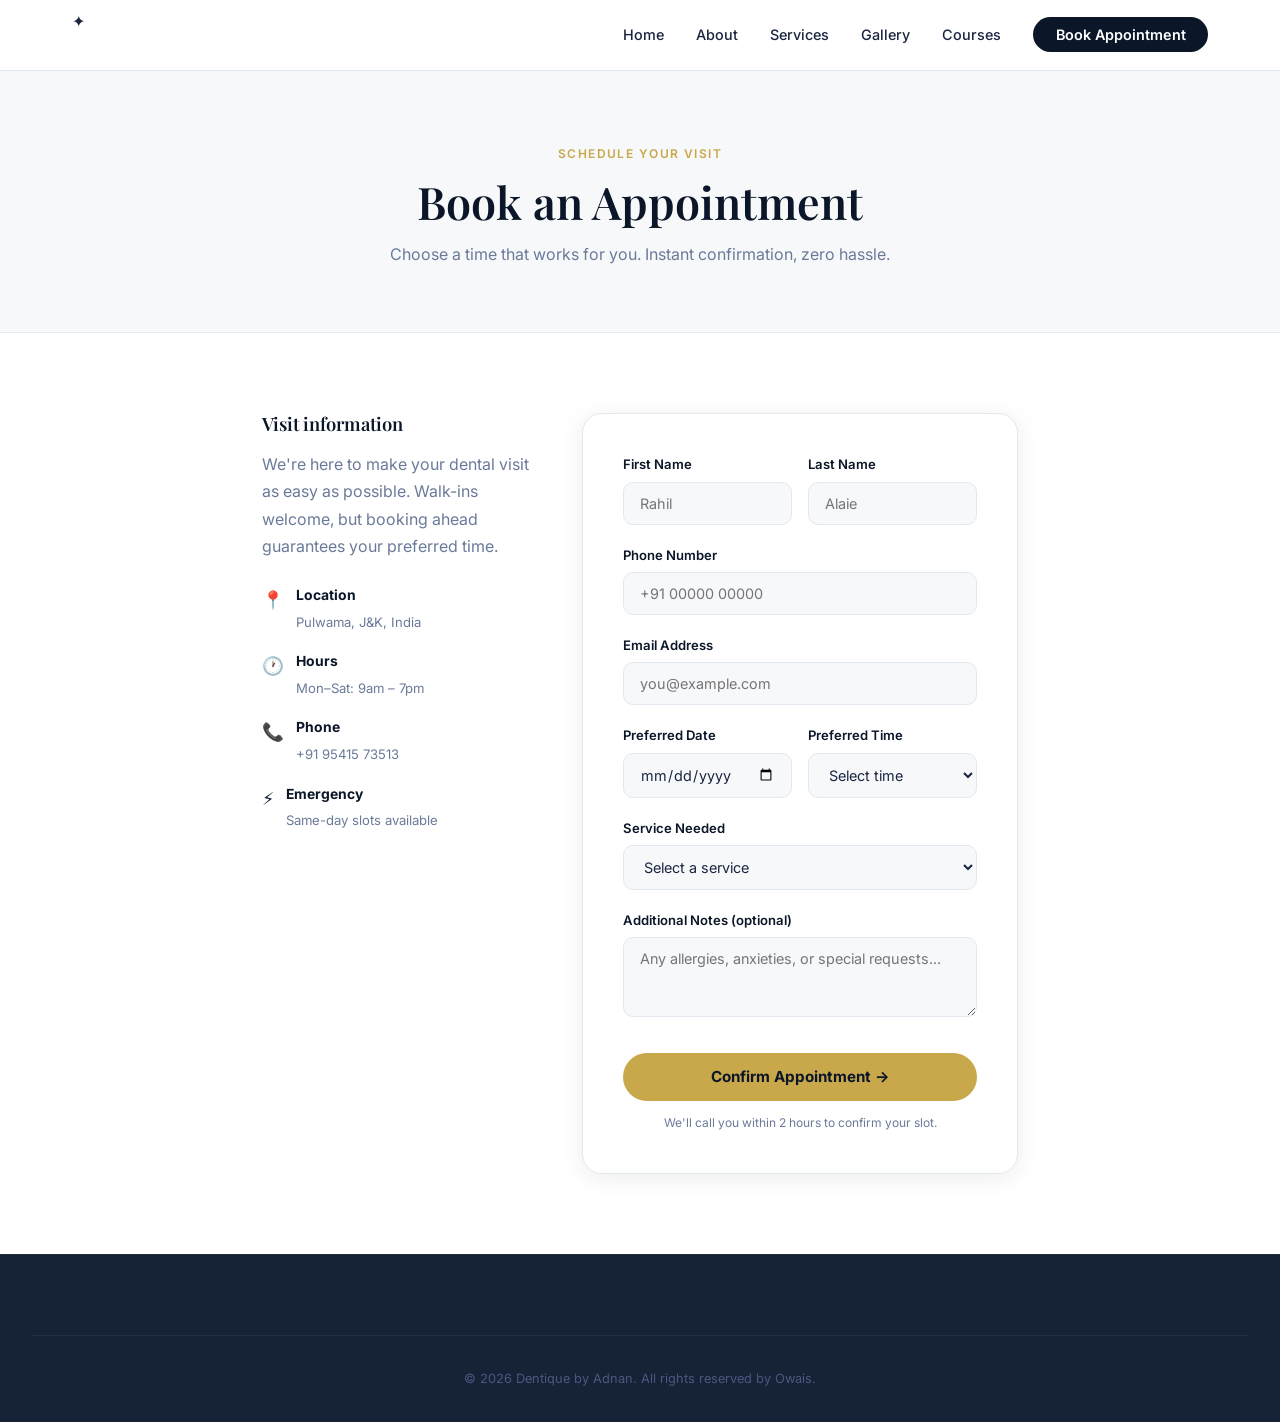
<file: appointments.html>
<!DOCTYPE html>
<html lang="en">
<head>
  <meta charset="UTF-8">
  <meta name="viewport" content="width=device-width, initial-scale=1.0">
  <title>Book Appointment — Dentique by Adnan</title>
  <link rel="stylesheet" href="style.css">
  <link rel="preconnect" href="https://fonts.googleapis.com">
  <link href="https://fonts.googleapis.com/css2?family=Playfair+Display:wght@400;500;600;700&family=Inter:wght@300;400;500;600&display=swap" rel="stylesheet">
  <style>
    .page-hero { padding: 140px 2rem 4rem; text-align: center; background: var(--off-white); border-bottom: 1px solid var(--border); }
    .page-hero .eyebrow { margin-bottom: 0.75rem; }
    .page-hero h1 { color: var(--navy); margin-bottom: 0.75rem; font-size: clamp(1.8rem, 4vw, 2.8rem); }
    .page-hero p { max-width: 500px; margin: 0 auto; }

    .appointment-wrap { max-width: 820px; margin: 0 auto; padding: 5rem 2rem; display: grid; grid-template-columns: 1fr 1.6fr; gap: 3rem; }
    
    .appt-info h3 { font-family: var(--font-display); color: var(--navy); margin-bottom: 1rem; }
    .appt-info p { margin-bottom: 1.5rem; }
    .appt-detail { display: flex; gap: 0.75rem; align-items: flex-start; margin-bottom: 1rem; }
    .appt-detail-icon { font-size: 1.1rem; margin-top: 2px; flex-shrink: 0; }
    .appt-detail strong { display: block; font-size: 0.87rem; color: var(--navy); margin-bottom: 0.15rem; }
    .appt-detail span { font-size: 0.82rem; color: var(--muted); }

    .appt-form { background: var(--white); border: 1px solid var(--border); border-radius: 20px; padding: 2.5rem; box-shadow: var(--shadow); }
    .form-group { margin-bottom: 1.25rem; }
    .form-row { display: grid; grid-template-columns: 1fr 1fr; gap: 1rem; }
    label { display: block; font-size: 0.82rem; font-weight: 600; color: var(--navy); margin-bottom: 0.4rem; }
    input, select, textarea {
      width: 100%; padding: 0.75rem 1rem;
      border: 1.5px solid var(--border);
      border-radius: var(--radius-sm);
      font-family: var(--font-body);
      font-size: 0.9rem;
      color: var(--text);
      transition: border-color var(--transition);
      background: var(--off-white);
    }
    input:focus, select:focus, textarea:focus { outline: none; border-color: var(--gold); background: var(--white); }
    textarea { resize: vertical; min-height: 80px; }
    .form-submit { width: 100%; padding: 0.9rem; background: var(--gold); color: var(--navy); font-weight: 700; font-size: 0.95rem; border-radius: 50px; border: none; cursor: pointer; font-family: var(--font-body); transition: all var(--transition); margin-top: 0.5rem; }
    .form-submit:hover { background: #b8943e; transform: translateY(-2px); }
    .form-note { font-size: 0.75rem; color: var(--muted); text-align: center; margin-top: 0.75rem; }

    @media (max-width: 700px) { .appointment-wrap { grid-template-columns: 1fr; } .form-row { grid-template-columns: 1fr; } }
  </style>
</head>
<body>
  <header class="header" id="header">
    <nav class="nav">
      <a href="index.html" class="logo">
        <span class="logo-icon">✦</span>
        <span class="logo-text">Dentique <em>by Adnan</em></span>
      </a>
      <ul class="nav-links">
        <li><a href="index.html">Home</a></li>
        <li><a href="about.html">About</a></li>
        <li><a href="services.html">Services</a></li>
        <li><a href="gallery.html">Gallery</a></li>
        <li><a href="courses.html">Courses</a></li>
        <li><a href="appointments.html" class="nav-cta">Book Appointment</a></li>
      </ul>
      <button class="hamburger" id="hamburger" aria-label="Toggle menu" aria-expanded="false" aria-controls="mobileMenu">
        <span></span><span></span><span></span>
      </button>
    </nav>
    <div class="mobile-menu" id="mobileMenu">
      <a href="index.html">Home</a>
      <a href="about.html">About</a>
      <a href="services.html">Services</a>
      <a href="gallery.html">Gallery</a>
      <a href="courses.html">Courses</a>
      <a href="appointments.html">Book Appointment</a>
    </div>
  </header>

  <main>
    <div class="page-hero">
      <span class="eyebrow">Schedule Your Visit</span>
      <h1>Book an Appointment</h1>
      <p>Choose a time that works for you. Instant confirmation, zero hassle.</p>
    </div>

    <div class="appointment-wrap">
      <div class="appt-info">
        <h3>Visit information</h3>
        <p>We're here to make your dental visit as easy as possible. Walk-ins welcome, but booking ahead guarantees your preferred time.</p>
        <div class="appt-detail">
          <div class="appt-detail-icon">📍</div>
          <div><strong>Location</strong><span>Pulwama, J&K, India</span></div>
        </div>
        <div class="appt-detail">
          <div class="appt-detail-icon">🕐</div>
          <div><strong>Hours</strong><span>Mon–Sat: 9am – 7pm</span></div>
        </div>
        <div class="appt-detail">
          <div class="appt-detail-icon">📞</div>
          <div><strong>Phone</strong><span>+91 95415 73513</span></div>
        </div>
        <div class="appt-detail">
          <div class="appt-detail-icon">⚡</div>
          <div><strong>Emergency</strong><span>Same-day slots available</span></div>
        </div>
      </div>

      <div class="appt-form">
        <form onsubmit="handleSubmit(event)">
          <div class="form-row">
            <div class="form-group">
              <label for="fname">First Name</label>
              <input type="text" id="fname" placeholder="Rahil" required>
            </div>
            <div class="form-group">
              <label for="lname">Last Name</label>
              <input type="text" id="lname" placeholder="Alaie" required>
            </div>
          </div>
          <div class="form-group">
            <label for="phone">Phone Number</label>
            <input type="tel" id="phone" placeholder="+91 00000 00000" required>
          </div>
          <div class="form-group">
            <label for="email">Email Address</label>
            <input type="email" id="email" placeholder="you@example.com">
          </div>
          <div class="form-row">
            <div class="form-group">
              <label for="date">Preferred Date</label>
              <input type="date" id="date" required>
            </div>
            <div class="form-group">
              <label for="time">Preferred Time</label>
              <select id="time">
                <option value="">Select time</option>
                <option>9:00 AM</option>
                <option>10:00 AM</option>
                <option>11:00 AM</option>
                <option>12:00 PM</option>
                <option>2:00 PM</option>
                <option>3:00 PM</option>
                <option>4:00 PM</option>
                <option>5:00 PM</option>
                <option>6:00 PM</option>
              </select>
            </div>
          </div>
          <div class="form-group">
            <label for="service">Service Needed</label>
            <select id="service">
              <option value="">Select a service</option>
              <option>General Checkup & Cleaning</option>
              <option>Teeth Whitening</option>
              <option>Veneers / Smile Design</option>
              <option>Dental Implants</option>
              <option>Orthodontics / Aligners</option>
              <option>Emergency Visit</option>
              <option>Other</option>
            </select>
          </div>
          <div class="form-group">
            <label for="notes">Additional Notes (optional)</label>
            <textarea id="notes" placeholder="Any allergies, anxieties, or special requests..."></textarea>
          </div>
          <button type="submit" class="form-submit">Confirm Appointment →</button>
          <p class="form-note">We'll call you within 2 hours to confirm your slot.</p>
        </form>
      </div>
    </div>
  </main>

  <footer class="footer">
    <div class="footer-bottom" style="padding: 2rem 0;">
      <p>© 2026 Dentique by Adnan. All rights reserved by Owais.</p>
    </div>
  </footer>

  <script src="script.js"></script>
  <script>
    // Google Apps Script Web App endpoint (must end in /exec)
    const APPOINTMENT_ENDPOINT = "https://script.google.com/macros/s/AKfycbyKxgwOVDd0M_tGsBeyowBUFxtJ9eqbz19Z2cDw-aNw9oJPCOOw89kVk07-7Jl8syleNg/exec";

    function handleSubmit(e) {
      e.preventDefault();
      const form = e.target;
      const btn = form.querySelector('.form-submit');

      const data = {
        fname: document.getElementById('fname').value,
        lname: document.getElementById('lname').value,
        phone: document.getElementById('phone').value,
        email: document.getElementById('email').value,
        date: document.getElementById('date').value,
        time: document.getElementById('time').value,
        service: document.getElementById('service').value,
        notes: document.getElementById('notes').value
      };

      btn.disabled = true;
      btn.textContent = 'Sending...';

      fetch(APPOINTMENT_ENDPOINT, {
        method: 'POST',
        headers: { 'Content-Type': 'text/plain' },
        body: JSON.stringify(data)
      })
        .then(res => res.json())
        .then(result => {
          if (result.result === 'success') {
            btn.textContent = '✓ Appointment Requested!';
            btn.style.background = '#2ecc71';
            form.reset();
          } else {
            console.error('Server error:', result.error);
            btn.textContent = '✗ Something went wrong';
            btn.style.background = '#e74c3c';
            alert('Sorry, there was a problem submitting your appointment. Please call us at +91 95415 73513.');
          }
        })
        .catch(err => {
          console.error('Network/fetch error:', err);
          btn.textContent = '✗ Something went wrong';
          btn.style.background = '#e74c3c';
          alert('Sorry, there was a problem submitting your appointment. Please call us at +91 95415 73513.');
        })
        .finally(() => {
          setTimeout(() => {
            btn.textContent = 'Confirm Appointment →';
            btn.style.background = '';
            btn.disabled = false;
          }, 4000);
        });
    }
  </script>
</body>
</html>
</file>
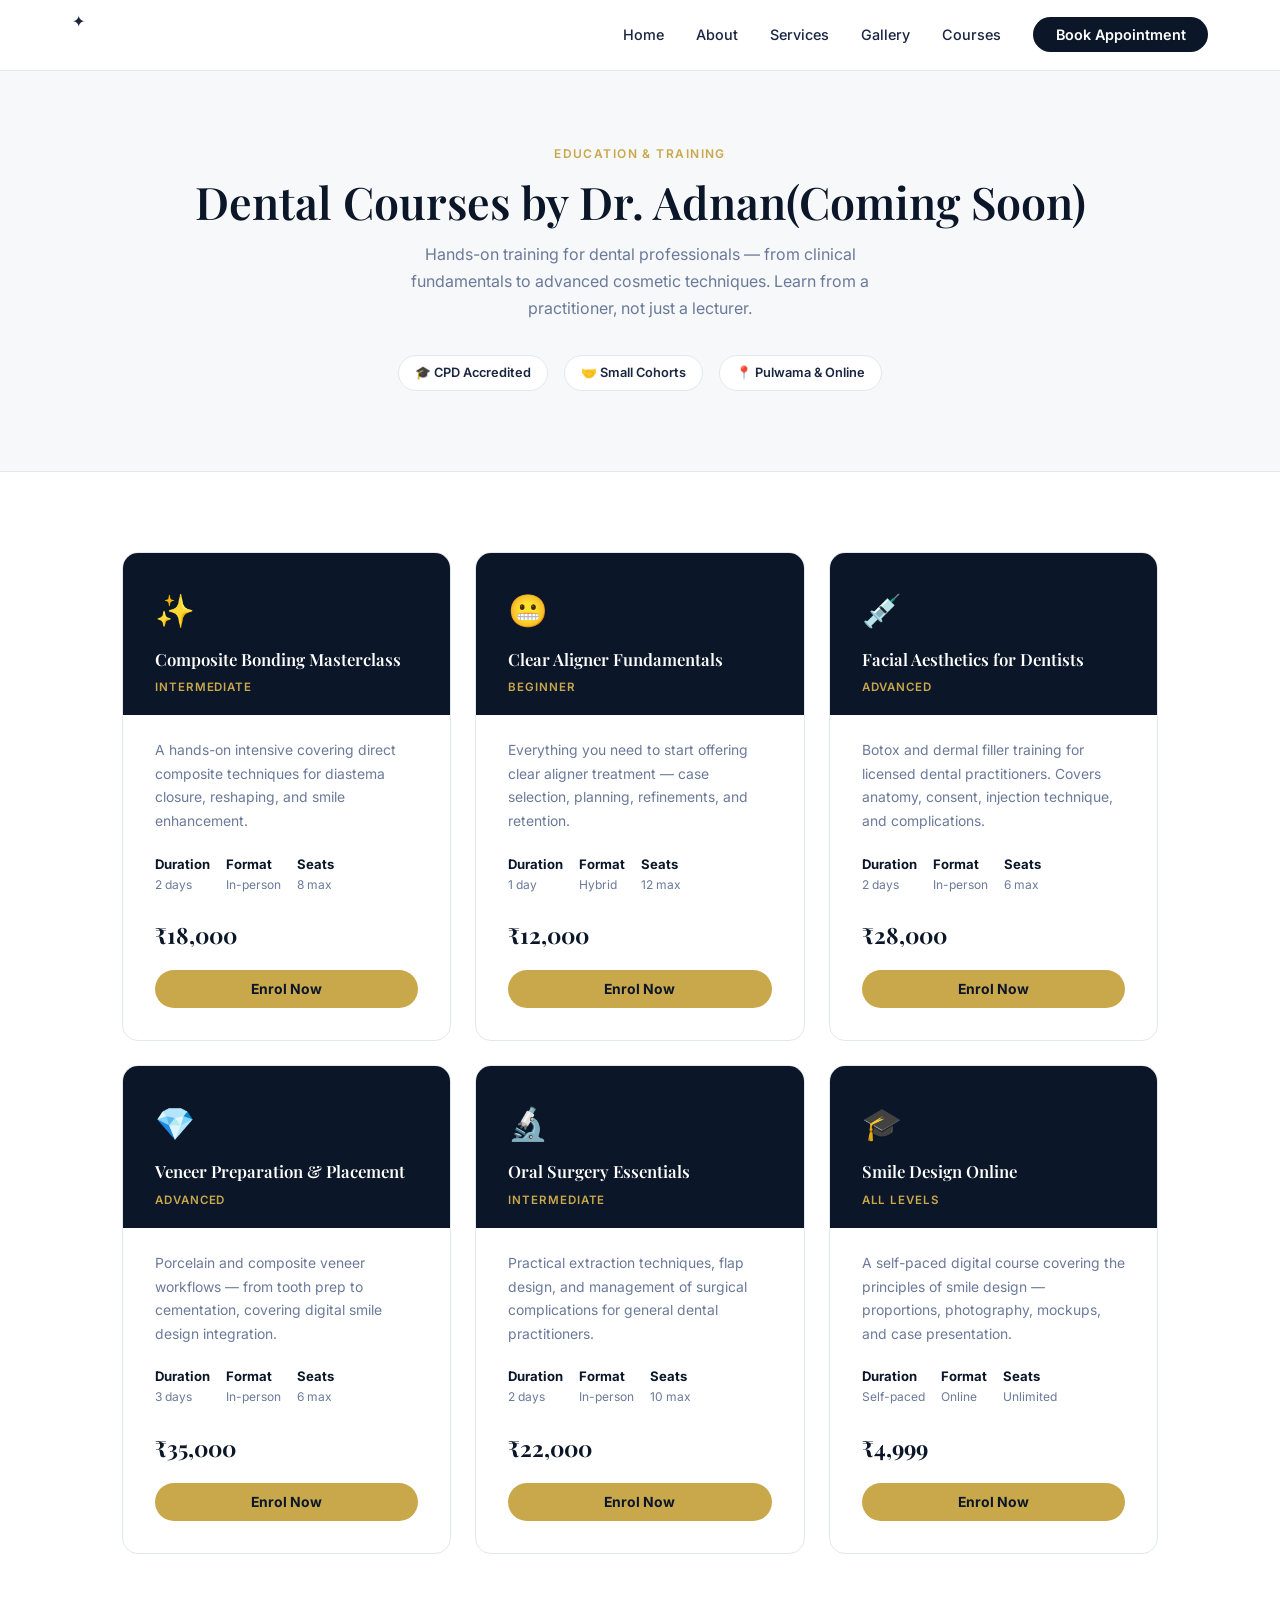
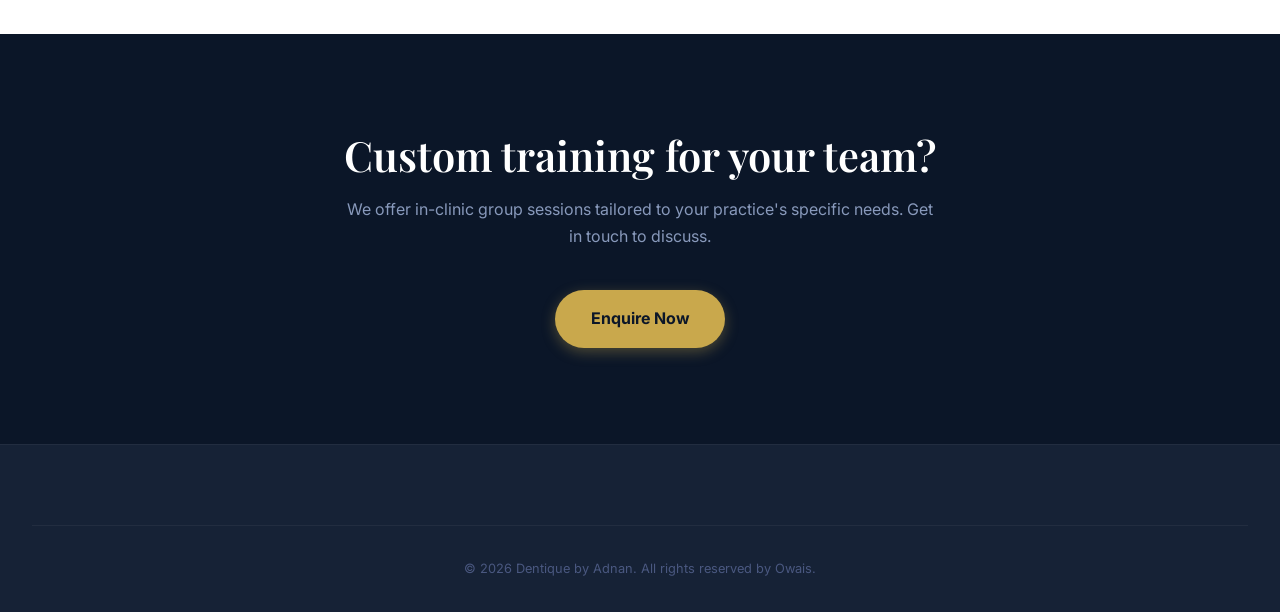
<file: courses.html>
<!DOCTYPE html>
<html lang="en">
<head>
  <meta charset="UTF-8">
  <meta name="viewport" content="width=device-width, initial-scale=1.0">
  <title>Courses — Dentique by Adnan</title>
  <link rel="stylesheet" href="style.css">
  <link rel="preconnect" href="https://fonts.googleapis.com">
  <link href="https://fonts.googleapis.com/css2?family=Playfair+Display:wght@400;500;600;700&family=Inter:wght@300;400;500;600&display=swap" rel="stylesheet">
  <style>
    .page-hero { padding: 140px 2rem 5rem; background: var(--off-white); border-bottom: 1px solid var(--border); text-align: center; }
    .page-hero h1 { color: var(--navy); margin-bottom: 0.75rem; font-size: clamp(1.8rem, 4vw, 2.8rem); }
    .page-hero p { max-width: 520px; margin: 0 auto 2rem; }
    .page-hero-badges { display: flex; gap: 1rem; justify-content: center; flex-wrap: wrap; }
    .hero-badge-item { padding: 0.45rem 1rem; background: var(--white); border: 1px solid var(--border); border-radius: 50px; font-size: 0.8rem; font-weight: 600; color: var(--text); }

    .courses-grid { max-width: 1100px; margin: 0 auto; padding: 5rem 2rem; display: grid; grid-template-columns: repeat(3, 1fr); gap: 1.5rem; }
    .course-card { background: var(--white); border: 1px solid var(--border); border-radius: var(--radius); overflow: hidden; transition: all var(--transition); }
    .course-card:hover { transform: translateY(-5px); box-shadow: var(--shadow-lg); }
    .course-header { padding: 2rem 2rem 1rem; background: var(--navy); }
    .course-icon { font-size: 2rem; margin-bottom: 0.75rem; }
    .course-header h3 { color: var(--white); font-size: 1.05rem; margin-bottom: 0.3rem; }
    .course-header .level { font-size: 0.72rem; font-weight: 600; color: var(--gold); letter-spacing: 0.08em; text-transform: uppercase; }
    .course-body { padding: 1.5rem 2rem 2rem; }
    .course-body p { font-size: 0.87rem; margin-bottom: 1.25rem; }
    .course-meta { display: flex; gap: 1rem; margin-bottom: 1.5rem; }
    .course-meta-item { font-size: 0.75rem; color: var(--muted); }
    .course-meta-item strong { display: block; color: var(--navy); font-size: 0.82rem; }
    .course-price { font-family: var(--font-display); font-size: 1.4rem; font-weight: 700; color: var(--navy); margin-bottom: 1rem; }
    .enroll-btn { width: 100%; padding: 0.7rem; background: var(--gold); color: var(--navy); font-weight: 700; font-size: 0.87rem; border-radius: 50px; border: none; cursor: pointer; font-family: var(--font-body); transition: all var(--transition); }
    .enroll-btn:hover { background: #b8943e; }

    @media (max-width: 850px) { .courses-grid { grid-template-columns: 1fr 1fr; } }
    @media (max-width: 550px) { .courses-grid { grid-template-columns: 1fr; } }
  </style>
</head>
<body>
  <header class="header" id="header">
    <nav class="nav">
      <a href="index.html" class="logo">
        <span class="logo-icon">✦</span>
        <span class="logo-text">Dentique <em>by Adnan</em></span>
      </a>
      <ul class="nav-links">
        <li><a href="index.html">Home</a></li>
        <li><a href="about.html">About</a></li>
        <li><a href="services.html">Services</a></li>
        <li><a href="gallery.html">Gallery</a></li>
        <li><a href="courses.html">Courses</a></li>
        <li><a href="appointments.html" class="nav-cta">Book Appointment</a></li>
      </ul>
      <button class="hamburger" id="hamburger" aria-label="Toggle menu" aria-expanded="false" aria-controls="mobileMenu">
        <span></span><span></span><span></span>
      </button>
    </nav>
    <div class="mobile-menu" id="mobileMenu">
      <a href="index.html">Home</a>
      <a href="about.html">About</a>
      <a href="services.html">Services</a>
      <a href="gallery.html">Gallery</a>
      <a href="courses.html">Courses</a>
      <a href="appointments.html">Book Appointment</a>
    </div>
  </header>

  <main>
    <div class="page-hero">
      <span class="eyebrow">Education & Training</span>
      <h1>Dental Courses by Dr. Adnan(Coming Soon)</h1>
      <p>Hands-on training for dental professionals — from clinical fundamentals to advanced cosmetic techniques. Learn from a practitioner, not just a lecturer.</p>
      <div class="page-hero-badges">
        <span class="hero-badge-item">🎓 CPD Accredited</span>
        <span class="hero-badge-item">🤝 Small Cohorts</span>
        <span class="hero-badge-item">📍 Pulwama & Online</span>
      </div>
    </div>

    <div class="courses-grid">
      <div class="course-card">
        <div class="course-header"><div class="course-icon">✨</div><h3>Composite Bonding Masterclass</h3><span class="level">Intermediate</span></div>
        <div class="course-body"><p>A hands-on intensive covering direct composite techniques for diastema closure, reshaping, and smile enhancement.</p><div class="course-meta"><div class="course-meta-item"><strong>Duration</strong>2 days</div><div class="course-meta-item"><strong>Format</strong>In-person</div><div class="course-meta-item"><strong>Seats</strong>8 max</div></div><div class="course-price">₹18,000</div><button class="enroll-btn">Enrol Now</button></div>
      </div>
      <div class="course-card">
        <div class="course-header"><div class="course-icon">😬</div><h3>Clear Aligner Fundamentals</h3><span class="level">Beginner</span></div>
        <div class="course-body"><p>Everything you need to start offering clear aligner treatment — case selection, planning, refinements, and retention.</p><div class="course-meta"><div class="course-meta-item"><strong>Duration</strong>1 day</div><div class="course-meta-item"><strong>Format</strong>Hybrid</div><div class="course-meta-item"><strong>Seats</strong>12 max</div></div><div class="course-price">₹12,000</div><button class="enroll-btn">Enrol Now</button></div>
      </div>
      <div class="course-card">
        <div class="course-header"><div class="course-icon">💉</div><h3>Facial Aesthetics for Dentists</h3><span class="level">Advanced</span></div>
        <div class="course-body"><p>Botox and dermal filler training for licensed dental practitioners. Covers anatomy, consent, injection technique, and complications.</p><div class="course-meta"><div class="course-meta-item"><strong>Duration</strong>2 days</div><div class="course-meta-item"><strong>Format</strong>In-person</div><div class="course-meta-item"><strong>Seats</strong>6 max</div></div><div class="course-price">₹28,000</div><button class="enroll-btn">Enrol Now</button></div>
      </div>
      <div class="course-card">
        <div class="course-header"><div class="course-icon">💎</div><h3>Veneer Preparation & Placement</h3><span class="level">Advanced</span></div>
        <div class="course-body"><p>Porcelain and composite veneer workflows — from tooth prep to cementation, covering digital smile design integration.</p><div class="course-meta"><div class="course-meta-item"><strong>Duration</strong>3 days</div><div class="course-meta-item"><strong>Format</strong>In-person</div><div class="course-meta-item"><strong>Seats</strong>6 max</div></div><div class="course-price">₹35,000</div><button class="enroll-btn">Enrol Now</button></div>
      </div>
      <div class="course-card">
        <div class="course-header"><div class="course-icon">🔬</div><h3>Oral Surgery Essentials</h3><span class="level">Intermediate</span></div>
        <div class="course-body"><p>Practical extraction techniques, flap design, and management of surgical complications for general dental practitioners.</p><div class="course-meta"><div class="course-meta-item"><strong>Duration</strong>2 days</div><div class="course-meta-item"><strong>Format</strong>In-person</div><div class="course-meta-item"><strong>Seats</strong>10 max</div></div><div class="course-price">₹22,000</div><button class="enroll-btn">Enrol Now</button></div>
      </div>
      <div class="course-card">
        <div class="course-header"><div class="course-icon">🎓</div><h3>Smile Design Online</h3><span class="level">All Levels</span></div>
        <div class="course-body"><p>A self-paced digital course covering the principles of smile design — proportions, photography, mockups, and case presentation.</p><div class="course-meta"><div class="course-meta-item"><strong>Duration</strong>Self-paced</div><div class="course-meta-item"><strong>Format</strong>Online</div><div class="course-meta-item"><strong>Seats</strong>Unlimited</div></div><div class="course-price">₹4,999</div><button class="enroll-btn">Enrol Now</button></div>
      </div>
    </div>

    <section class="final-cta">
      <div class="cta-content">
        <h2>Custom training for your team?</h2>
        <p>We offer in-clinic group sessions tailored to your practice's specific needs. Get in touch to discuss.</p>
        <div class="cta-actions">
          <a href="appointments.html" class="btn-primary large">Enquire Now</a>
        </div>
      </div>
    </section>
  </main>

  <footer class="footer">
    <div class="footer-bottom" style="padding: 2rem 0;">
      <p>© 2026 Dentique by Adnan. All rights reserved by Owais.</p>
    </div>
  </footer>
  <script src="script.js"></script>
</body>
</html>
</file>
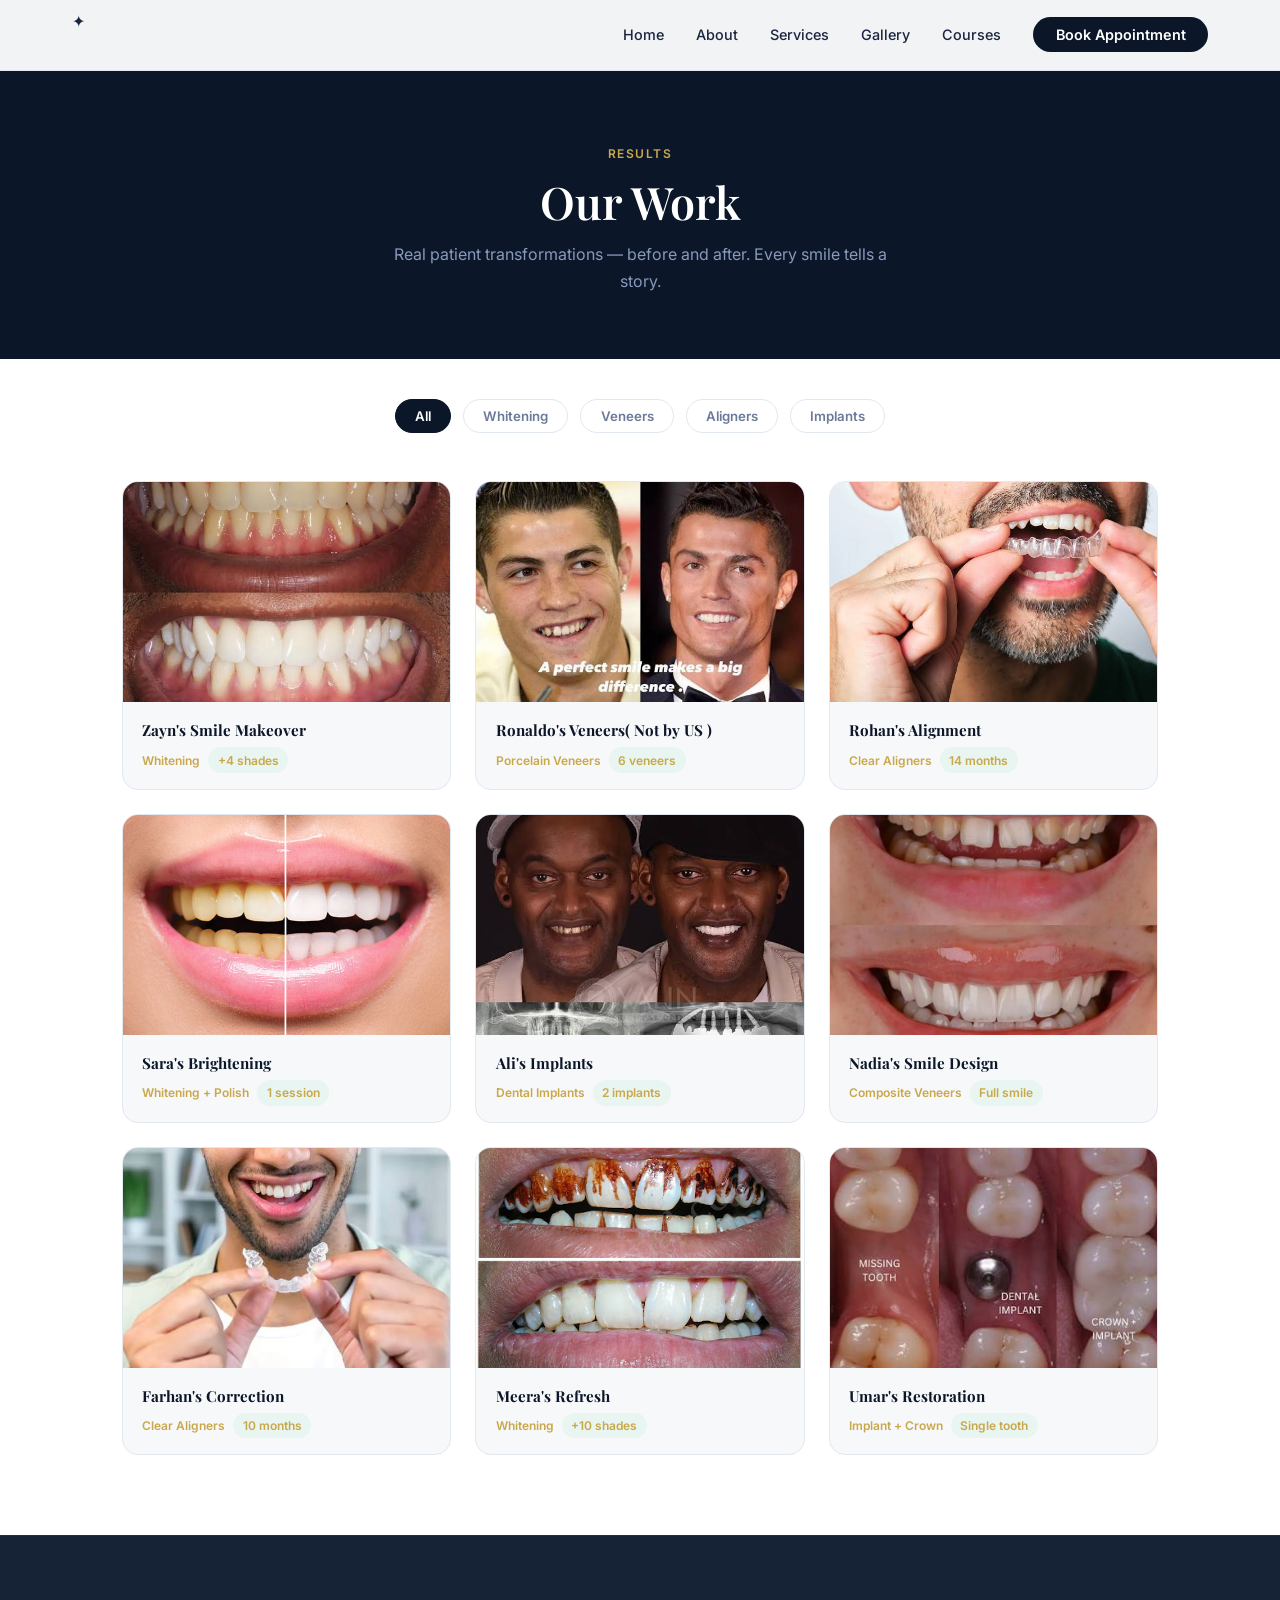
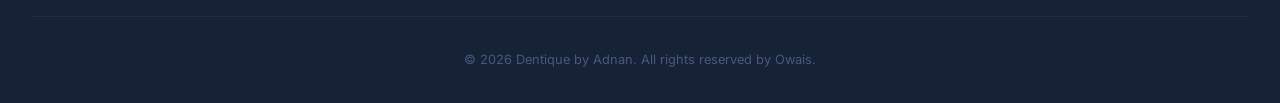
<file: gallery.html>
<!DOCTYPE html>
<html lang="en">
<head>
  <meta charset="UTF-8">
  <meta name="viewport" content="width=device-width, initial-scale=1.0">
  <title>Gallery — Dentique by Adnan</title>
  <link rel="stylesheet" href="style.css">
  <link rel="preconnect" href="https://fonts.googleapis.com">
  <link href="https://fonts.googleapis.com/css2?family=Playfair+Display:wght@400;500;600;700&family=Inter:wght@300;400;500;600&display=swap" rel="stylesheet">
  <style>
    .page-hero { padding: 140px 2rem 4rem; text-align: center; background: var(--navy); }
    .page-hero h1 { color: var(--white); margin-bottom: 0.75rem; font-size: clamp(1.8rem, 4vw, 2.8rem); }
    .page-hero p { color: #8899BB; max-width: 500px; margin: 0 auto; }

    .filter-bar { display: flex; gap: 0.75rem; justify-content: center; flex-wrap: wrap; padding: 2.5rem 2rem 0; max-width: 900px; margin: 0 auto; }
    .filter-btn { padding: 0.5rem 1.2rem; border: 1.5px solid var(--border); border-radius: 50px; font-size: 0.83rem; font-weight: 600; color: var(--muted); cursor: pointer; background: var(--white); font-family: var(--font-body); transition: all var(--transition); }
    .filter-btn:hover, .filter-btn.active { background: var(--navy); color: var(--white); border-color: var(--navy); }

    .gallery-grid { max-width: 1100px; margin: 0 auto; padding: 3rem 2rem 5rem; display: grid; grid-template-columns: repeat(3, 1fr); gap: 1.5rem; }
    .gallery-item { border-radius: var(--radius); overflow: hidden; background: var(--off-white); border: 1px solid var(--border); transition: all var(--transition); }
    .gallery-item:hover { transform: translateY(-4px); box-shadow: var(--shadow-lg); }
    .gallery-photo { width: 100%; height: 220px; object-fit: cover; display: block; background: linear-gradient(135deg, var(--off-white) 0%, var(--mint) 100%); }
    .gallery-info { padding: 1rem 1.2rem; }
    .gallery-info h4 { font-family: var(--font-display); color: var(--navy); font-size: 0.95rem; margin-bottom: 0.25rem; }
    .gallery-info span { font-size: 0.75rem; color: var(--gold); font-weight: 600; }
    .gallery-tag { display: inline-block; padding: 0.2rem 0.6rem; background: var(--mint); color: #1a7a5a; font-size: 0.68rem; font-weight: 600; border-radius: 50px; margin-left: 0.5rem; }

    @media (max-width: 750px) { .gallery-grid { grid-template-columns: 1fr 1fr; } }
    @media (max-width: 500px) { .gallery-grid { grid-template-columns: 1fr; } }
  </style>
</head>
<body>
  <header class="header" id="header">
    <nav class="nav">
      <a href="index.html" class="logo">
        <span class="logo-icon">✦</span>
        <span class="logo-text">Dentique <em>by Adnan</em></span>
      </a>
      <ul class="nav-links">
        <li><a href="index.html">Home</a></li>
        <li><a href="about.html">About</a></li>
        <li><a href="services.html">Services</a></li>
        <li><a href="gallery.html">Gallery</a></li>
        <li><a href="courses.html">Courses</a></li>
        <li><a href="appointments.html" class="nav-cta">Book Appointment</a></li>
      </ul>
      <button class="hamburger" id="hamburger" aria-label="Toggle menu" aria-expanded="false" aria-controls="mobileMenu">
        <span></span><span></span><span></span>
      </button>
    </nav>
    <div class="mobile-menu" id="mobileMenu">
      <a href="index.html">Home</a>
      <a href="about.html">About</a>
      <a href="services.html">Services</a>
      <a href="gallery.html">Gallery</a>
      <a href="courses.html">Courses</a>
      <a href="appointments.html">Book Appointment</a>
    </div>
  </header>

  <main>
    <div class="page-hero">
      <span class="eyebrow">Results</span>
      <h1>Our Work</h1>
      <p>Real patient transformations — before and after. Every smile tells a story.</p>
    </div>

    <div class="filter-bar">
      <button class="filter-btn active" onclick="filterGallery('all', this)">All</button>
      <button class="filter-btn" onclick="filterGallery('whitening', this)">Whitening</button>
      <button class="filter-btn" onclick="filterGallery('veneers', this)">Veneers</button>
      <button class="filter-btn" onclick="filterGallery('aligners', this)">Aligners</button>
      <button class="filter-btn" onclick="filterGallery('implants', this)">Implants</button>
    </div>

    <div class="gallery-grid" id="galleryGrid">
      <div class="gallery-item" data-cat="whitening"><img class="gallery-photo" src="gallery/whitening-1.jpg" alt="Zayn's Smile Makeover"><div class="gallery-info"><h4>Zayn's Smile Makeover</h4><span>Whitening</span><span class="gallery-tag">+4 shades</span></div></div>
      <div class="gallery-item" data-cat="veneers"><img class="gallery-photo" src="gallery/veneers-1.jpg" alt="Aisha's Veneers"><div class="gallery-info"><h4>Ronaldo's Veneers( Not by US )</h4><span>Porcelain Veneers</span><span class="gallery-tag">6 veneers</span></div></div>
      <div class="gallery-item" data-cat="aligners"><img class="gallery-photo" src="gallery/aligners-1.jpg" alt="Rohan's Alignment"><div class="gallery-info"><h4>Rohan's Alignment</h4><span>Clear Aligners</span><span class="gallery-tag">14 months</span></div></div>
      <div class="gallery-item" data-cat="whitening"><img class="gallery-photo" src="gallery/whitening-2.jpg" alt="Sara's Brightening"><div class="gallery-info"><h4>Sara's Brightening</h4><span>Whitening + Polish</span><span class="gallery-tag">1 session</span></div></div>
      <div class="gallery-item" data-cat="implants"><img class="gallery-photo" src="gallery/implants-1.jpg" alt="Ali's Implants"><div class="gallery-info"><h4>Ali's Implants</h4><span>Dental Implants</span><span class="gallery-tag">2 implants</span></div></div>
      <div class="gallery-item" data-cat="veneers"><img class="gallery-photo" src="gallery/veneers-2.jpg" alt="Nadia's Smile Design"><div class="gallery-info"><h4>Nadia's Smile Design</h4><span>Composite Veneers</span><span class="gallery-tag">Full smile</span></div></div>
      <div class="gallery-item" data-cat="aligners"><img class="gallery-photo" src="gallery/aligners-2.jpg" alt="Farhan's Correction"><div class="gallery-info"><h4>Farhan's Correction</h4><span>Clear Aligners</span><span class="gallery-tag">10 months</span></div></div>
      <div class="gallery-item" data-cat="whitening"><img class="gallery-photo" src="gallery/whitening-3.jpg" alt="Meera's Refresh"><div class="gallery-info"><h4>Meera's Refresh</h4><span>Whitening</span><span class="gallery-tag">+10 shades</span></div></div>
      <div class="gallery-item" data-cat="implants"><img class="gallery-photo" src="gallery/implants-2.jpg" alt="Umar's Restoration"><div class="gallery-info"><h4>Umar's Restoration</h4><span>Implant + Crown</span><span class="gallery-tag">Single tooth</span></div></div>
    </div>
  </main>

  <footer class="footer">
    <div class="footer-bottom" style="padding: 2rem 0;">
      <p>© 2026 Dentique by Adnan. All rights reserved by Owais.</p>
    </div>
  </footer>
  <script src="script.js"></script>
  <script>
    function filterGallery(cat, btn) {
      document.querySelectorAll('.filter-btn').forEach(b => b.classList.remove('active'));
      btn.classList.add('active');
      document.querySelectorAll('.gallery-item').forEach(item => {
        const show = cat === 'all' || item.dataset.cat === cat;
        item.style.display = show ? '' : 'none';
      });
    }
  </script>
</body>
</html>
</file>
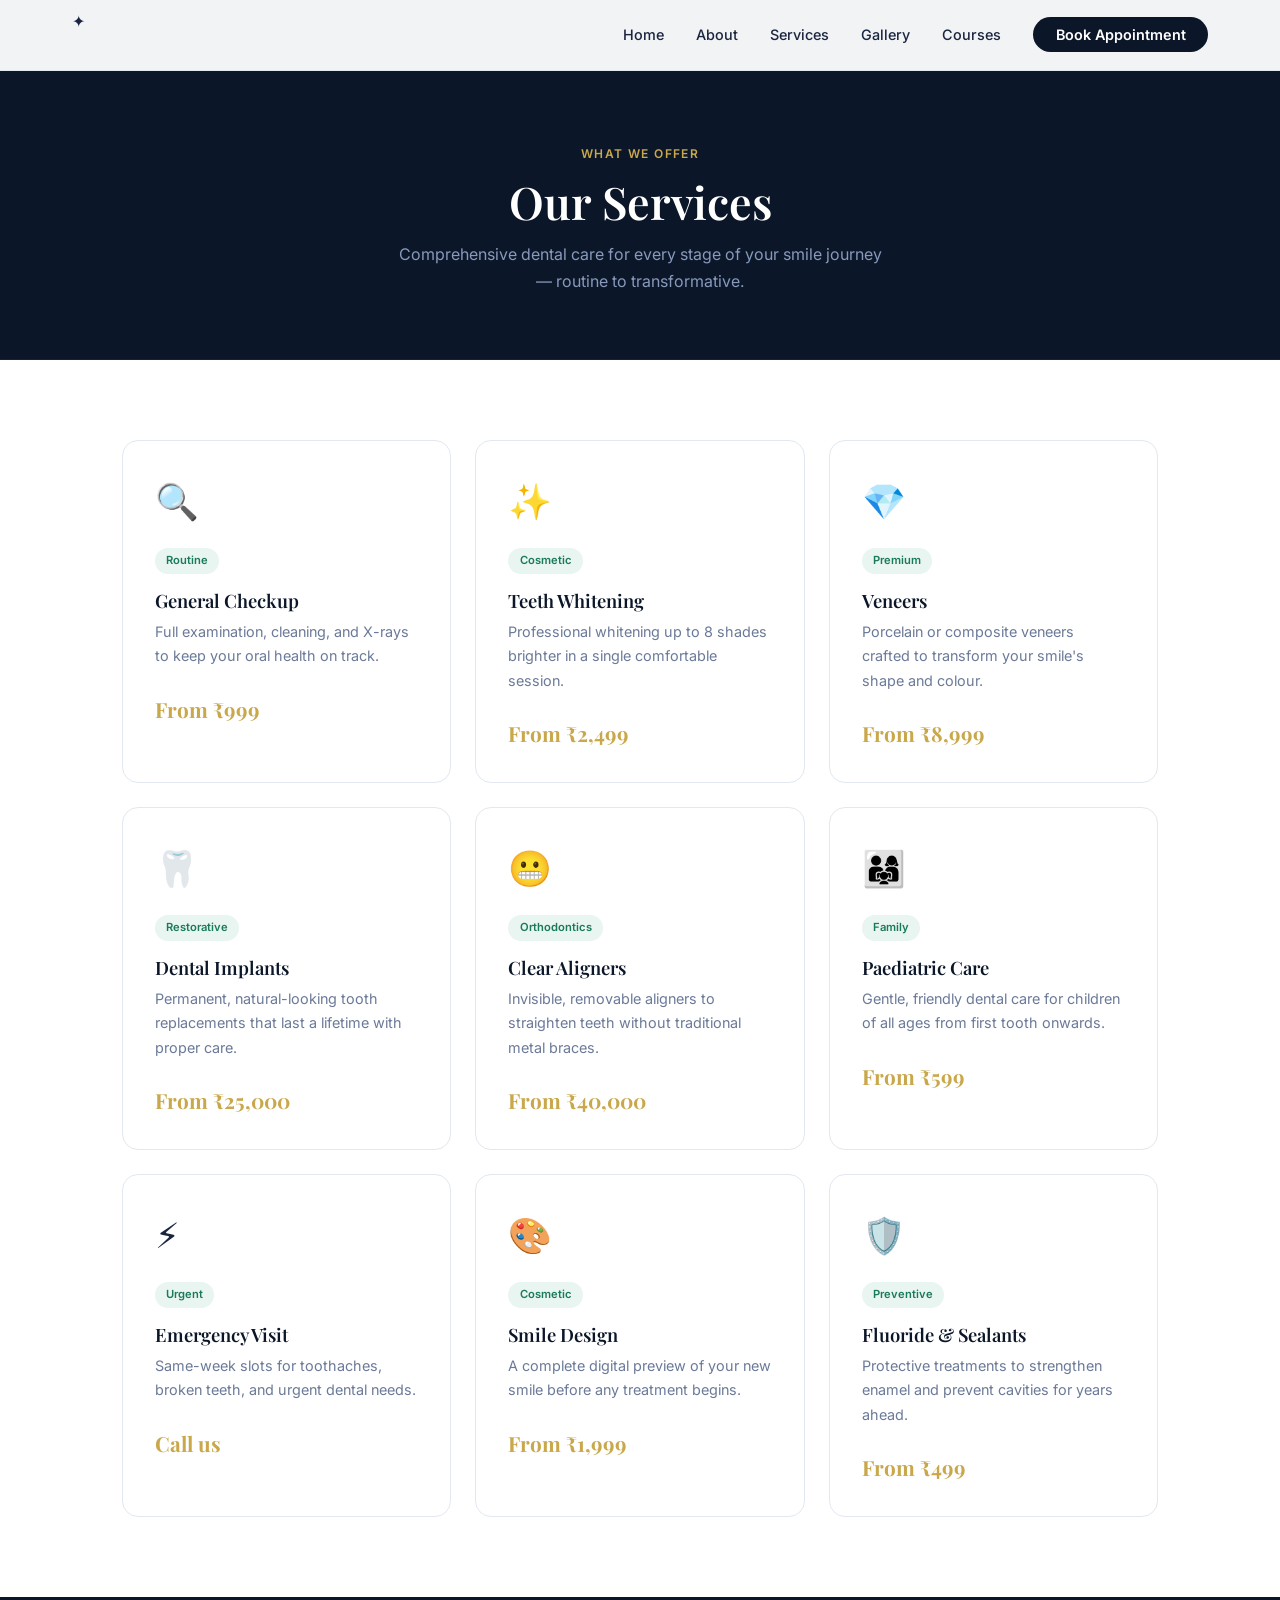
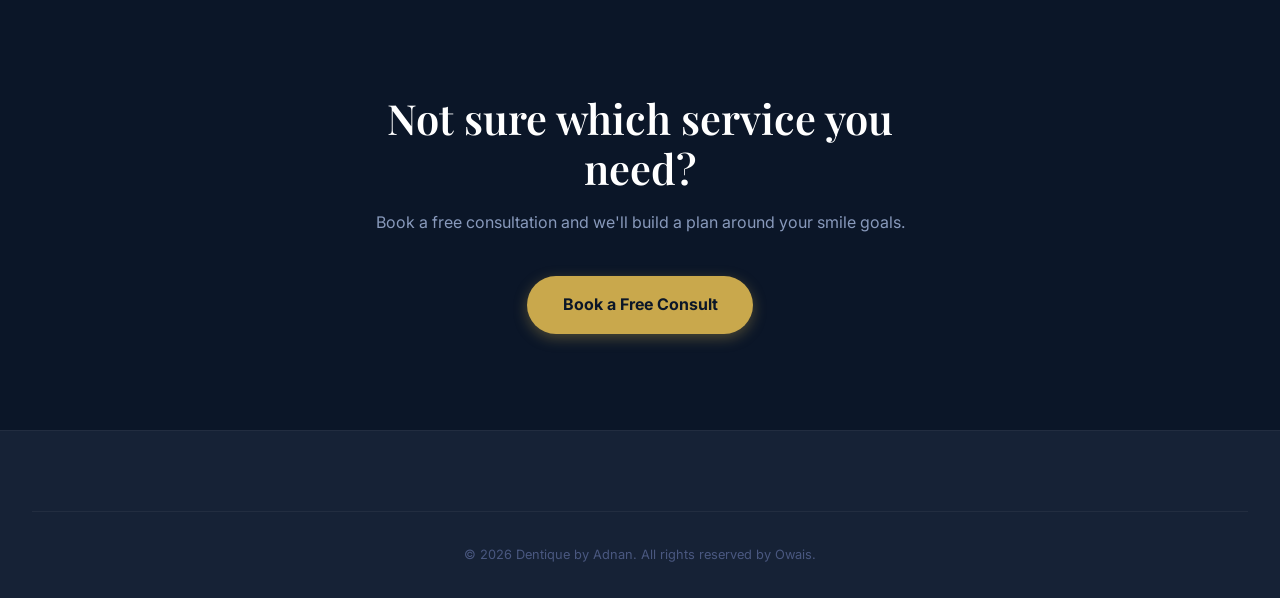
<file: services.html>
<!DOCTYPE html>
<html lang="en">
<head>
  <meta charset="UTF-8">
  <meta name="viewport" content="width=device-width, initial-scale=1.0">
  <title>Services — Dentique by Adnan</title>
  <link rel="stylesheet" href="style.css">
  <link rel="preconnect" href="https://fonts.googleapis.com">
  <link href="https://fonts.googleapis.com/css2?family=Playfair+Display:wght@400;500;600;700&family=Inter:wght@300;400;500;600&display=swap" rel="stylesheet">
  <style>
    .page-hero { padding: 140px 2rem 4rem; text-align: center; background: var(--navy); border-bottom: 1px solid rgba(255,255,255,0.05); }
    .page-hero h1 { color: var(--white); margin-bottom: 0.75rem; font-size: clamp(1.8rem, 4vw, 2.8rem); }
    .page-hero p { max-width: 500px; margin: 0 auto; color: #8899BB; }

    .services-grid { max-width: 1100px; margin: 0 auto; padding: 5rem 2rem; display: grid; grid-template-columns: repeat(3, 1fr); gap: 1.5rem; }
    .svc-card { background: var(--white); border: 1px solid var(--border); border-radius: var(--radius); padding: 2rem; transition: all var(--transition); }
    .svc-card:hover { transform: translateY(-5px); box-shadow: var(--shadow-lg); border-color: var(--gold-light); }
    .svc-icon { font-size: 2.2rem; margin-bottom: 1rem; }
    .svc-card h3 { color: var(--navy); margin-bottom: 0.5rem; }
    .svc-card p { font-size: 0.9rem; margin-bottom: 1.5rem; }
    .svc-tag { display: inline-block; padding: 0.25rem 0.7rem; background: var(--mint); color: #1a7a5a; font-size: 0.7rem; font-weight: 600; border-radius: 50px; margin-bottom: 1rem; }
    .svc-price { font-family: var(--font-display); font-size: 1.3rem; font-weight: 700; color: var(--gold); }

    @media (max-width: 800px) { .services-grid { grid-template-columns: 1fr 1fr; } }
    @media (max-width: 550px) { .services-grid { grid-template-columns: 1fr; } }
  </style>
</head>
<body>
  <header class="header" id="header">
    <nav class="nav">
      <a href="index.html" class="logo">
        <span class="logo-icon">✦</span>
        <span class="logo-text">Dentique <em>by Adnan</em></span>
      </a>
      <ul class="nav-links">
        <li><a href="index.html">Home</a></li>
        <li><a href="about.html">About</a></li>
        <li><a href="services.html">Services</a></li>
        <li><a href="gallery.html">Gallery</a></li>
        <li><a href="courses.html">Courses</a></li>
        <li><a href="appointments.html" class="nav-cta">Book Appointment</a></li>
      </ul>
      <button class="hamburger" id="hamburger" aria-label="Toggle menu" aria-expanded="false" aria-controls="mobileMenu">
        <span></span><span></span><span></span>
      </button>
    </nav>
    <div class="mobile-menu" id="mobileMenu">
      <a href="index.html">Home</a>
      <a href="about.html">About</a>
      <a href="services.html">Services</a>
      <a href="gallery.html">Gallery</a>
      <a href="courses.html">Courses</a>
      <a href="appointments.html">Book Appointment</a>
    </div>
  </header>

  <main>
    <div class="page-hero">
      <span class="eyebrow">What We Offer</span>
      <h1>Our Services</h1>
      <p>Comprehensive dental care for every stage of your smile journey — routine to transformative.</p>
    </div>

    <div class="services-grid">
      <div class="svc-card"><div class="svc-icon">🔍</div><span class="svc-tag">Routine</span><h3>General Checkup</h3><p>Full examination, cleaning, and X-rays to keep your oral health on track.</p><div class="svc-price">From ₹999</div></div>
      <div class="svc-card"><div class="svc-icon">✨</div><span class="svc-tag">Cosmetic</span><h3>Teeth Whitening</h3><p>Professional whitening up to 8 shades brighter in a single comfortable session.</p><div class="svc-price">From ₹2,499</div></div>
      <div class="svc-card"><div class="svc-icon">💎</div><span class="svc-tag">Premium</span><h3>Veneers</h3><p>Porcelain or composite veneers crafted to transform your smile's shape and colour.</p><div class="svc-price">From ₹8,999</div></div>
      <div class="svc-card"><div class="svc-icon">🦷</div><span class="svc-tag">Restorative</span><h3>Dental Implants</h3><p>Permanent, natural-looking tooth replacements that last a lifetime with proper care.</p><div class="svc-price">From ₹25,000</div></div>
      <div class="svc-card"><div class="svc-icon">😬</div><span class="svc-tag">Orthodontics</span><h3>Clear Aligners</h3><p>Invisible, removable aligners to straighten teeth without traditional metal braces.</p><div class="svc-price">From ₹40,000</div></div>
      <div class="svc-card"><div class="svc-icon">👨‍👩‍👧</div><span class="svc-tag">Family</span><h3>Paediatric Care</h3><p>Gentle, friendly dental care for children of all ages from first tooth onwards.</p><div class="svc-price">From ₹599</div></div>
      <div class="svc-card"><div class="svc-icon">⚡</div><span class="svc-tag">Urgent</span><h3>Emergency Visit</h3><p>Same-week slots for toothaches, broken teeth, and urgent dental needs.</p><div class="svc-price">Call us</div></div>
      <div class="svc-card"><div class="svc-icon">🎨</div><span class="svc-tag">Cosmetic</span><h3>Smile Design</h3><p>A complete digital preview of your new smile before any treatment begins.</p><div class="svc-price">From ₹1,999</div></div>
      <div class="svc-card"><div class="svc-icon">🛡️</div><span class="svc-tag">Preventive</span><h3>Fluoride & Sealants</h3><p>Protective treatments to strengthen enamel and prevent cavities for years ahead.</p><div class="svc-price">From ₹499</div></div>
    </div>

    <section class="final-cta">
      <div class="cta-content">
        <h2>Not sure which service you need?</h2>
        <p>Book a free consultation and we'll build a plan around your smile goals.</p>
        <div class="cta-actions">
          <a href="appointments.html" class="btn-primary large">Book a Free Consult</a>
        </div>
      </div>
    </section>
  </main>

  <footer class="footer">
    <div class="footer-bottom" style="padding: 2rem 0;">
      <p>© 2026 Dentique by Adnan. All rights reserved by Owais.</p>
    </div>
  </footer>
  <script src="script.js"></script>
</body>
</html>
</file>
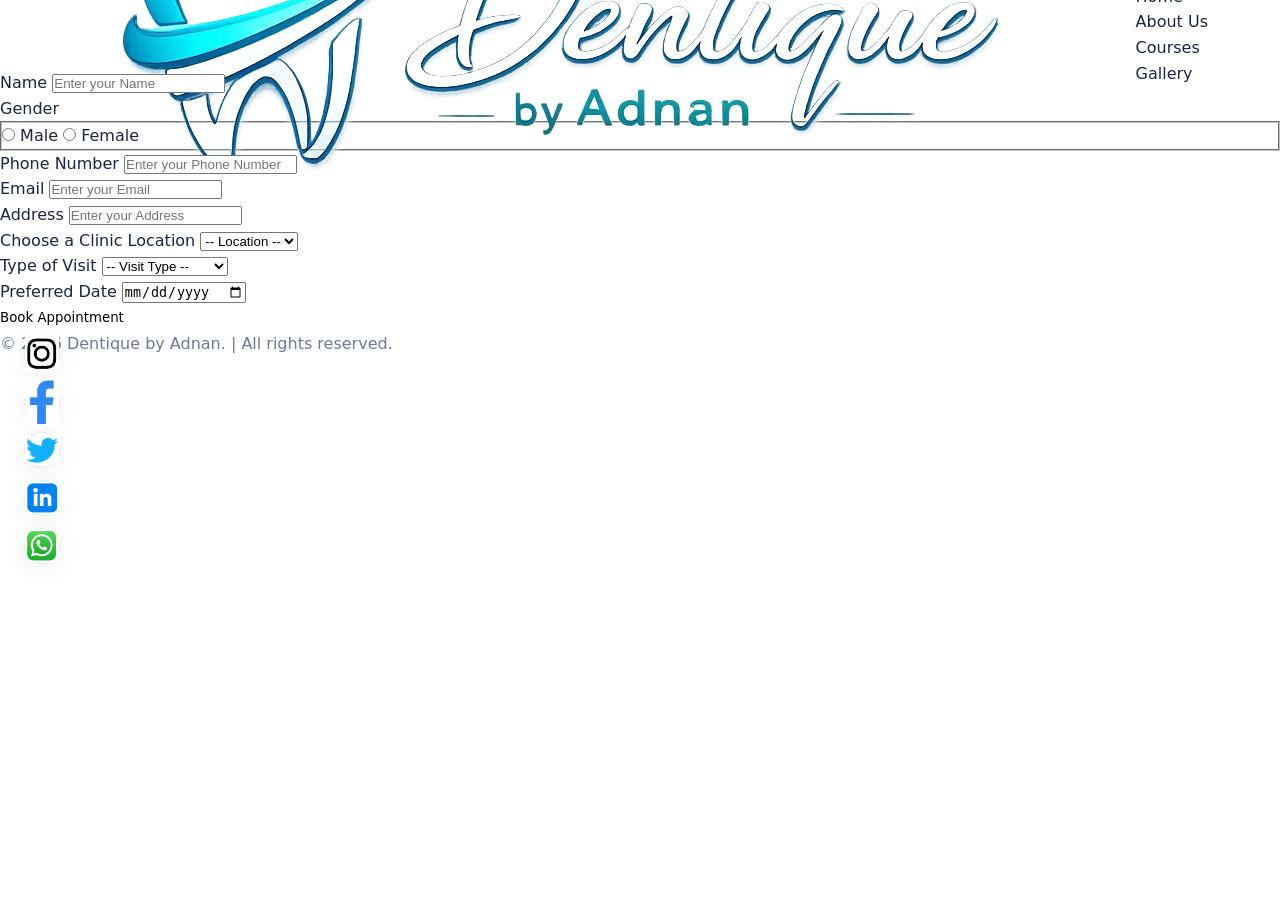
<file: appointments/appointments.html>
<!DOCTYPE html>
<html lang="en">

<head>
    <meta charset="UTF-8">
    <meta name="viewport" content="width=device-width, initial-scale=1.0">
    <title>Appointment</title>
    <link rel="stylesheet" href="../style.css">
    <link rel="icon" href="../icons/favicon.png" type="image/png">
</head>

<body>
    <header>
        <div class="nav">
            <img src="../icons/logo.png" class="logo">
            <ul>
                <li><a href="../index.html">Home</a></li>
                <li><a href="../about.html">About Us</a></li>
                <li><a href="../courses/index.html">Courses</a></li>
                <li><a href="../gallery/gallery.html">Gallery</a></li>
            </ul>
        </div>
    </header>
    <main>

        <div class="social-bar">
            <a href="https://instagram.com/7adnaaann" target="_blank" aria-label="Instagram">
                <img src="../icons/instagram.png" alt="Instagram">
            </a>
            <a href="https://facebook.com" target="_blank" aria-label="Facebook">
                <img src="../icons/facebook.png" alt="Facebook">
            </a>
            <a href="https://twitter.com" target="_blank" aria-label="Twitter">
                <img src="../icons/twitter.png" alt="Twitter"></a>
            <a href="https://linkedin.com" target="_blank" aria-label="LinkedIn">
                <img src="../icons/linkedin.png" alt="LinkedIn">
            </a>
            <a href="https://wa.me/+919541573513" target="_blank" aria-label="WhatsApp">
                <img src="../icons/whatsapp.png" alt="WhatsApp">
            </a>
        </div>

        <form class="form">
            <label for="name">Name</label>
            <input type="text" id="name" name="Name" placeholder="Enter your Name" required><br>
            <label for="gender">Gender</label>
            <fieldset>
                <input type="radio" id="male" name="Gender" value="male">
                <label for="male">Male</label>
                <input type="radio" id="female" name="Gender" value="female">
                <label for="female">Female</label>
            </fieldset>
            <label for="phone">Phone Number</label>
            <input type="tel" id="phone" name="Phone" placeholder="Enter your Phone Number" required><br>
            <label for="email">Email</label>
            <input type="email" id="email" name="Email" placeholder="Enter your Email" required><br>
            <label for="address">Address</label>
            <input type="text" id="address" name="Address" placeholder="Enter your Address" required><br>
            <label for="clinic">Choose a Clinic Location</label>
            <select class="dropdown" id="clinic" name="clinic">
                <option disabled selected>-- Location --</option>
                <option value="Pulwama">Pulwama</option>
                <option value="Trichal">Trichal</option>
                <option value="Srinagar">Srinagar</option>
            </select><br>
            <label for="visit">Type of Visit</label>
            <select class="dropdown" id="visit" name="visit">
                <option disabled selected>-- Visit Type --</option>
                <option value="General Checkup">General Checkup</option>
                <option value="Consultation">Consultation</option>
                <option value="Cleaning">Cleaning</option>
                <option value="Filling">Filling</option>
                <option value="Root Canal">Root Canal</option>
            </select><br>
            <label for="date">Preferred Date</label>
            <input type="date" id="date" name="date"><br>
            <button type="submit">Book Appointment</button>
        </form>
    </main>
    <footer>
        <p>© 2026 Dentique by Adnan. | All rights reserved.</p>
    </footer>
</body>

</html>
</file>
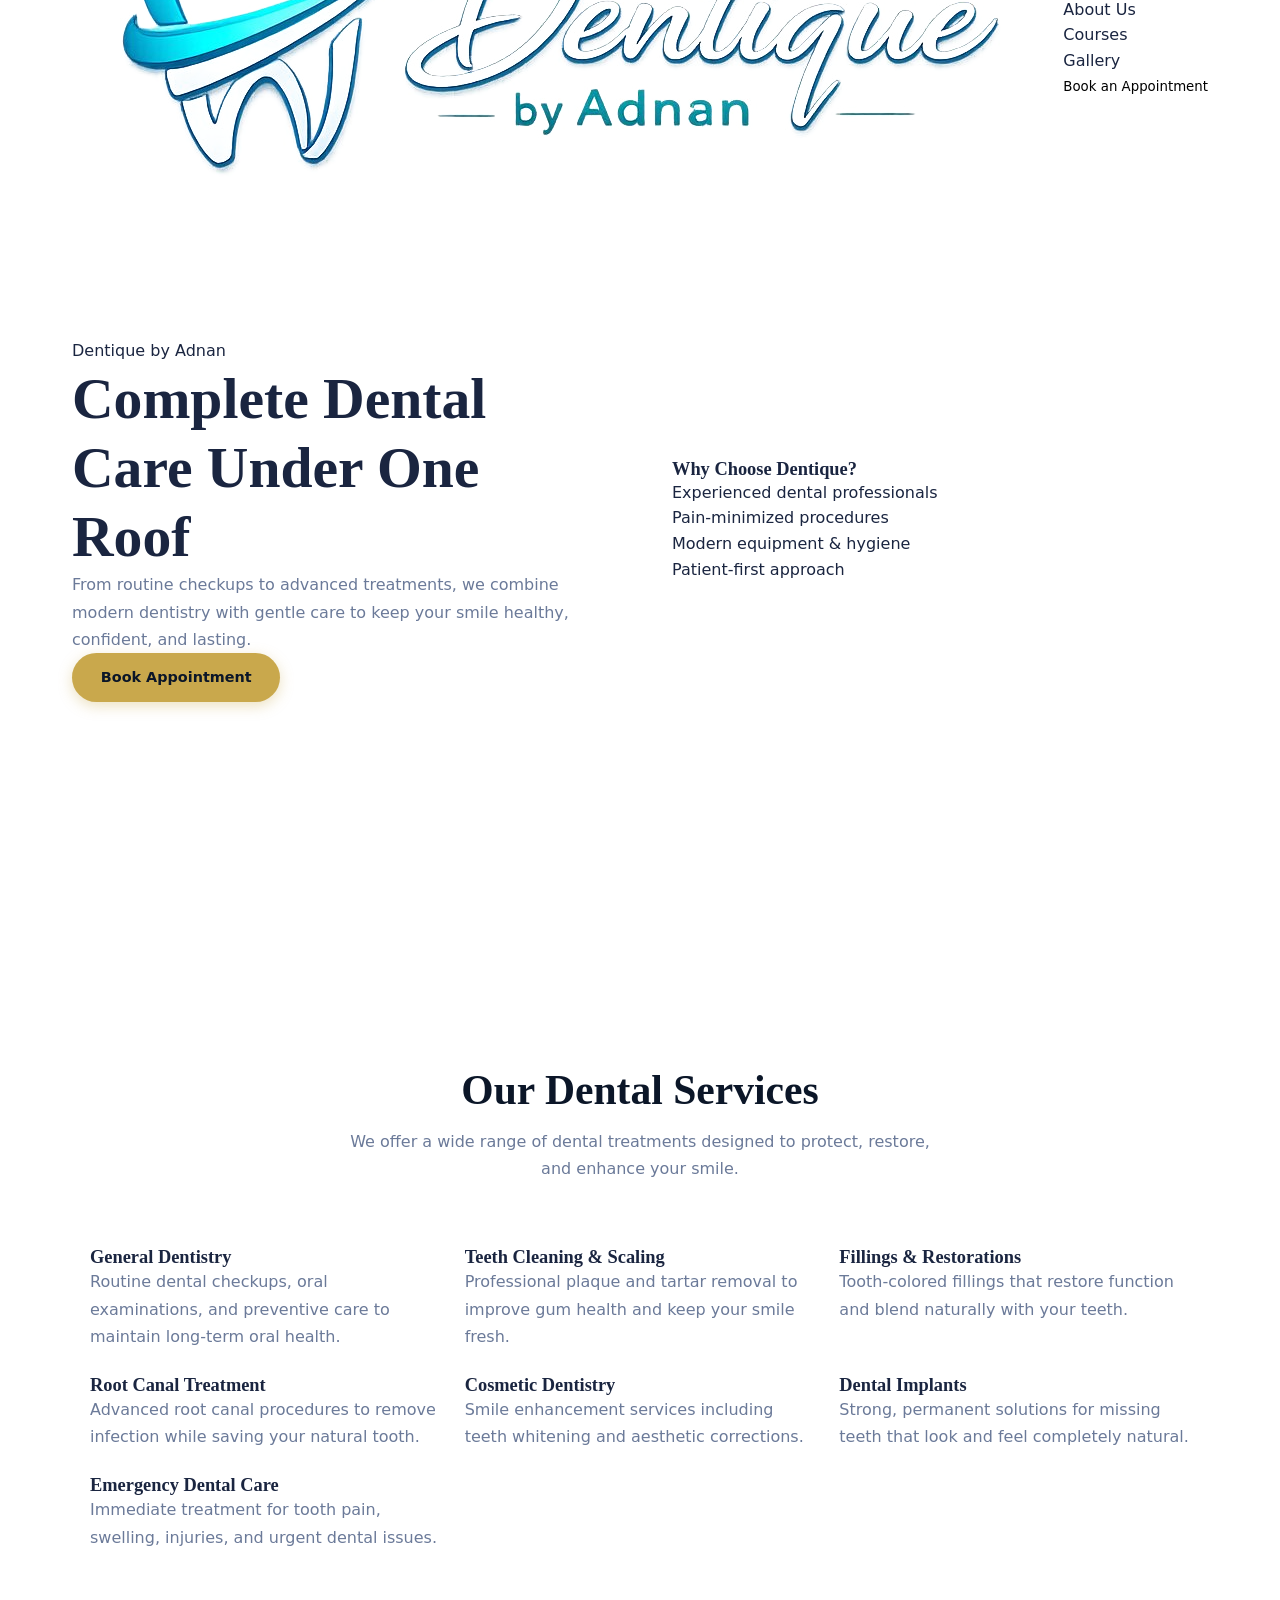
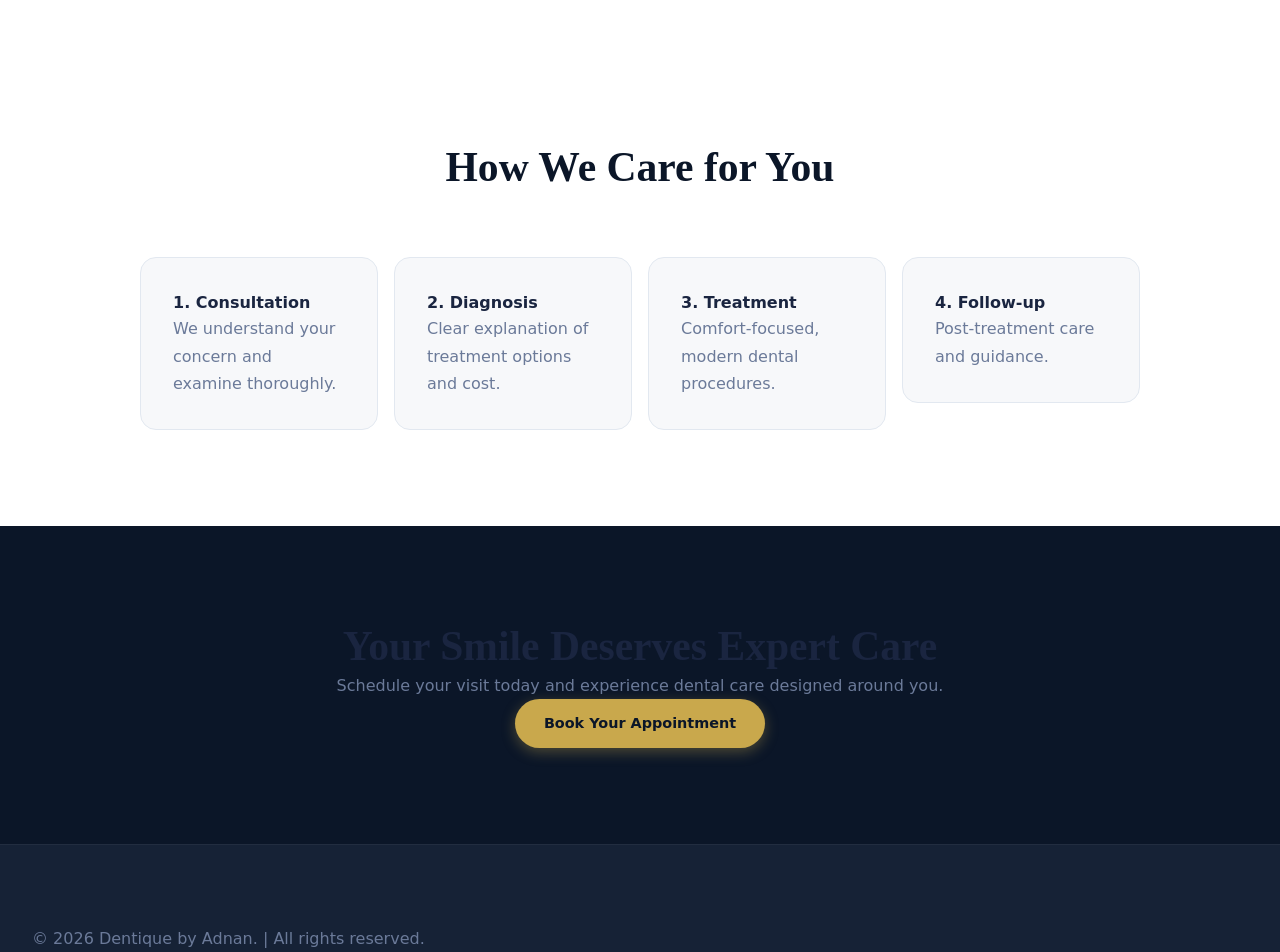
<file: services/services.html>
<!DOCTYPE html>
<html lang="en">
<head>
    <meta charset="UTF-8">
    <title>Our Services | Dentique by Adnan</title>
    <meta name="viewport" content="width=device-width, initial-scale=1.0">
    <link href="https://fonts.googleapis.com/css2?family=DM+Serif+Display&family=Space+Grotesk:wght@400;500;600&display=swap" rel="stylesheet">   
    <link rel="stylesheet" href="../style.css">
    <link rel="icon" href="../icons/favicon.png" type="image/png">
</head>

<body>

<header>
    <nav class="nav">
        <img src="../icons/logo.png" alt="Dentique by Adnan" class="logo">
        <ul>
            <li><a href="../index.html">Home</a></li>
            <li><a href="../about.html">About Us</a></li>
            <li><a href="../courses/courses.html">Courses</a></li>
            <li><a href="../gallery/gallery.html">Gallery</a></li>
            <li><a class="btn-appointment attention" href="../appointments/appointments.html"><button>Book an Appointment</button></a></li>
        </ul>
    </nav>
</header>

<main>
    <section class="hero section">
        <div>
            <span class="hero-badge">Dentique by Adnan</span>
            <h1>Complete Dental Care Under One Roof</h1>
            <p>
                From routine checkups to advanced treatments, we combine modern dentistry
                with gentle care to keep your smile healthy, confident, and lasting.
            </p>

            <div class="hero-cta">
                <a href="../appointments/appointments.html" class="btn-primary">Book Appointment</a>
            </div>
        </div>

        <div class="hero-card">
            <div class="hero-card-content">
                <h3>Why Choose Dentique?</h3>
                <ul>
                    <li><span class="dot"></span> Experienced dental professionals</li>
                    <li><span class="dot"></span> Pain-minimized procedures</li>
                    <li><span class="dot"></span> Modern equipment & hygiene</li>
                    <li><span class="dot"></span> Patient-first approach</li>
                </ul>
            </div>
        </div>
    </section>
    <section class="section">
        <div class="section-header">
            <h2>Our Dental Services</h2>
            <p>
                We offer a wide range of dental treatments designed to protect,
                restore, and enhance your smile.
            </p>
        </div>

        <div class="grid-3">
            <div class="card">
                <h3>General Dentistry</h3>
                <p class="muted">
                    Routine dental checkups, oral examinations, and preventive care
                    to maintain long-term oral health.
                </p>
            </div>

            <div class="card">
                <h3>Teeth Cleaning & Scaling</h3>
                <p class="muted">
                    Professional plaque and tartar removal to improve gum health
                    and keep your smile fresh.
                </p>
            </div>

            <div class="card">
                <h3>Fillings & Restorations</h3>
                <p class="muted">
                    Tooth-colored fillings that restore function and blend naturally
                    with your teeth.
                </p>
            </div>

            <div class="card">
                <h3>Root Canal Treatment</h3>
                <p class="muted">
                    Advanced root canal procedures to remove infection while saving
                    your natural tooth.
                </p>
            </div>

            <div class="card">
                <h3>Cosmetic Dentistry</h3>
                <p class="muted">
                    Smile enhancement services including teeth whitening and aesthetic
                    corrections.
                </p>
            </div>

            <div class="card">
                <h3>Dental Implants</h3>
                <p class="muted">
                    Strong, permanent solutions for missing teeth that look and feel
                    completely natural.
                </p>
            </div>

            <div class="card">
                <h3>Emergency Dental Care</h3>
                <p class="muted">
                    Immediate treatment for tooth pain, swelling, injuries,
                    and urgent dental issues.
                </p>
            </div>
        </div>
    </section>
    <section class="section">
        <div class="section-header">
            <h2>How We Care for You</h2>
        </div>

        <div class="steps">
            <div class="step">
                <strong>1. Consultation</strong>
                <p class="muted">We understand your concern and examine thoroughly.</p>
            </div>

            <div class="step">
                <strong>2. Diagnosis</strong>
                <p class="muted">Clear explanation of treatment options and cost.</p>
            </div>

            <div class="step">
                <strong>3. Treatment</strong>
                <p class="muted">Comfort-focused, modern dental procedures.</p>
            </div>

            <div class="step">
                <strong>4. Follow-up</strong>
                <p class="muted">Post-treatment care and guidance.</p>
            </div>
        </div>
    </section>
    <section class="final-cta">
        <h2>Your Smile Deserves Expert Care</h2>
        <p class="muted">
            Schedule your visit today and experience dental care designed around you.
        </p>
        <a href="../appointments/appointments.html" class="btn-primary">Book Your Appointment</a>
    </section>

</main>

<footer class="footer">
    <p>© 2026 Dentique by Adnan. | All rights reserved.</p>
</footer>

</body>
</html>
</file>
<file: style.css>
/* ===== TOKENS ===== */
:root {
  --navy: #0B1628;
  --navy-mid: #162236;
  --gold: #C9A84C;
  --gold-light: #E8D49A;
  --white: #FFFFFF;
  --off-white: #F7F8FA;
  --mint: #E8F5F0;
  --mint-dark: #C8EBE0;
  --text: #1A2540;
  --muted: #6B7A99;
  --border: #E2E8F0;
  --radius: 16px;
  --radius-sm: 10px;
  --shadow: 0 4px 24px rgba(11,22,40,0.08);
  --shadow-lg: 0 12px 48px rgba(11,22,40,0.14);
  --font-display: 'Playfair Display', Georgia, serif;
  --font-body: 'Inter', system-ui, sans-serif;
  --transition: 0.25s ease;
}

/* ===== RESET ===== */
*, *::before, *::after { box-sizing: border-box; margin: 0; padding: 0; }
html { scroll-behavior: smooth; }
body {
  font-family: var(--font-body);
  color: var(--text);
  background: var(--white);
  line-height: 1.6;
  overflow-x: hidden;
}
img { max-width: 100%; display: block; }
a { text-decoration: none; color: inherit; }
button { font-family: inherit; cursor: pointer; border: none; background: none; }
ul { list-style: none; }

/* ===== TYPOGRAPHY ===== */
h1, h2, h3 { font-family: var(--font-display); line-height: 1.2; }
h1 { font-size: clamp(2.2rem, 5vw, 3.6rem); font-weight: 600; }
h2 { font-size: clamp(1.8rem, 3.5vw, 2.6rem); font-weight: 600; }
h3 { font-size: 1.15rem; font-weight: 600; }
p { color: var(--muted); font-size: 1rem; line-height: 1.7; }
em { font-style: italic; color: var(--gold); }

.eyebrow {
  display: inline-block;
  font-size: 0.75rem;
  font-weight: 600;
  letter-spacing: 0.12em;
  text-transform: uppercase;
  color: var(--gold);
  margin-bottom: 0.75rem;
}
.eyebrow.gold { color: var(--gold); }

/* ===== HEADER / NAV ===== */
.header {
  position: fixed;
  top: 0; left: 0; right: 0;
  z-index: 100;
  background: rgba(255,255,255,0.95);
  backdrop-filter: blur(12px);
  border-bottom: 1px solid var(--border);
  transition: box-shadow var(--transition);
}
.header.scrolled { box-shadow: var(--shadow); }

.nav {
  max-width: 1200px;
  margin: 0 auto;
  padding: 0 2rem;
  height: 70px;
  display: flex;
  align-items: center;
  justify-content: space-between;
}

.logo {
  display: flex;
  align-items: center;
  gap: 0.5rem;
}
.logo-icon {
  height: 52px;
  width: auto;
  object-fit: contain;
  flex-shrink: 0;
}
.logo-text {
  position: absolute;
  width: 1px;
  height: 1px;
  overflow: hidden;
  clip: rect(0 0 0 0);
  white-space: nowrap;
}
.logo-text {
  font-family: var(--font-display);
  font-size: 1.1rem;
  font-weight: 600;
  color: var(--navy);
}
.logo-text em {
  font-size: 0.85rem;
  font-weight: 400;
}

.nav-links {
  display: flex;
  align-items: center;
  gap: 2rem;
}
.nav-links a {
  font-size: 0.9rem;
  font-weight: 500;
  color: var(--text);
  transition: color var(--transition);
}
.nav-links a:hover { color: var(--gold); }

.nav-cta {
  padding: 0.55rem 1.4rem;
  background: var(--navy);
  color: var(--white) !important;
  border-radius: 50px;
  font-weight: 600 !important;
  transition: background var(--transition), transform var(--transition) !important;
}
.nav-cta:hover { background: var(--gold) !important; transform: translateY(-1px); }

.hamburger {
  display: none;
  flex-direction: column;
  gap: 5px;
  padding: 4px;
}
.hamburger span {
  display: block;
  width: 22px;
  height: 2px;
  background: var(--navy);
  border-radius: 2px;
  transition: var(--transition);
}

.mobile-menu {
  display: none;
  flex-direction: column;
  gap: 0;
  padding: 0 2rem 1rem;
  background: var(--white);
  border-top: 1px solid var(--border);
}
.mobile-menu.open { display: flex; }
.mobile-menu a {
  padding: 0.8rem 0;
  font-size: 0.95rem;
  font-weight: 500;
  color: var(--text);
  border-bottom: 1px solid var(--border);
}
.mobile-menu a:last-child { border: none; color: var(--gold); font-weight: 600; }

/* ===== SOCIAL BAR ===== */
.social-bar {
  position: fixed;
  left: 1.5rem;
  top: 50%;
  transform: translateY(-50%);
  z-index: 50;
  display: flex;
  flex-direction: column;
  gap: 0.75rem;
}
.social-bar a {
  width: 36px;
  height: 36px;
  display: flex;
  align-items: center;
  justify-content: center;
  background: var(--white);
  border: 1px solid var(--border);
  border-radius: 50%;
  color: var(--muted);
  transition: all var(--transition);
  box-shadow: var(--shadow);
}
.social-bar a:hover {
  background: var(--gold);
  color: var(--white);
  border-color: var(--gold);
  transform: translateX(3px);
}
.social-bar svg { width: 15px; height: 15px; }

/* ===== BUTTONS ===== */
.btn-primary {
  display: inline-flex;
  align-items: center;
  padding: 0.8rem 1.8rem;
  background: var(--gold);
  color: var(--navy);
  font-weight: 700;
  font-size: 0.9rem;
  border-radius: 50px;
  transition: all var(--transition);
  box-shadow: 0 4px 14px rgba(201,168,76,0.35);
  white-space: nowrap;
}
.btn-primary:hover {
  background: #b8943e;
  transform: translateY(-2px);
  box-shadow: 0 8px 24px rgba(201,168,76,0.4);
}
.btn-primary.large { padding: 1rem 2.2rem; font-size: 1rem; }

.btn-ghost {
  display: inline-flex;
  align-items: center;
  padding: 0.8rem 1.8rem;
  background: transparent;
  color: var(--text);
  font-weight: 600;
  font-size: 0.9rem;
  border-radius: 50px;
  border: 1.5px solid var(--border);
  transition: all var(--transition);
  white-space: nowrap;
}
.btn-ghost:hover {
  border-color: var(--navy);
  background: var(--off-white);
  transform: translateY(-2px);
}
.btn-ghost.large { padding: 1rem 2.2rem; font-size: 1rem; }

.btn-ghost-light {
  display: inline-flex;
  align-items: center;
  padding: 0.8rem 1.8rem;
  background: transparent;
  color: var(--white);
  font-weight: 600;
  font-size: 0.9rem;
  border-radius: 50px;
  border: 1.5px solid rgba(255,255,255,0.35);
  transition: all var(--transition);
  white-space: nowrap;
}
.btn-ghost-light:hover {
  background: rgba(255,255,255,0.1);
  border-color: rgba(255,255,255,0.7);
  transform: translateY(-2px);
}
.btn-ghost-light.large { padding: 1rem 2.2rem; font-size: 1rem; }

.btn-outline {
  display: inline-flex;
  align-items: center;
  justify-content: center;
  padding: 0.75rem 1.6rem;
  background: transparent;
  color: var(--navy);
  font-weight: 600;
  font-size: 0.9rem;
  border-radius: 50px;
  border: 1.5px solid var(--navy);
  width: 100%;
  transition: all var(--transition);
}
.btn-outline:hover {
  background: var(--navy);
  color: var(--white);
  transform: translateY(-2px);
}

/* ===== HERO ===== */
.hero {
  min-height: 100vh;
  padding: 100px 2rem 6rem;
  max-width: 1200px;
  margin: 0 auto;
  display: grid;
  grid-template-columns: 1fr 1fr;
  align-items: center;
  gap: 4rem;
}

.hero-content {}
.hero-content .eyebrow { margin-bottom: 1rem; }

.hero-content h1 {
  margin-bottom: 1.2rem;
  color: var(--navy);
}
.hero-content p {
  font-size: 1.1rem;
  max-width: 480px;
  margin-bottom: 2rem;
  color: var(--muted);
}

.hero-actions {
  display: flex;
  gap: 1rem;
  flex-wrap: wrap;
  margin-bottom: 3rem;
}

.hero-stats {
  display: flex;
  align-items: center;
  gap: 1.5rem;
  padding: 1.5rem;
  background: var(--off-white);
  border-radius: var(--radius);
  width: fit-content;
}
.stat { display: flex; flex-direction: column; }
.stat strong { font-size: 1.3rem; font-weight: 700; color: var(--navy); font-family: var(--font-display); }
.stat span { font-size: 0.75rem; color: var(--muted); }
.stat-divider { width: 1px; height: 36px; background: var(--border); }

/* Hero Visual */
.hero-visual {
  position: relative;
  display: flex;
  align-items: center;
  justify-content: center;
  min-height: 480px;
}

.tooth-graphic {
  position: relative;
  width: 220px;
  height: 260px;
}
.tooth-svg {
  width: 100%;
  height: 100%;
  filter: drop-shadow(0 16px 40px rgba(201,168,76,0.2));
  animation: float 4s ease-in-out infinite;
}
@keyframes float {
  0%, 100% { transform: translateY(0); }
  50% { transform: translateY(-12px); }
}

.tooth-glow {
  position: absolute;
  inset: -20%;
  background: radial-gradient(circle, rgba(201,168,76,0.12) 0%, transparent 70%);
  border-radius: 50%;
  animation: pulse 3s ease-in-out infinite;
}
@keyframes pulse {
  0%, 100% { opacity: 0.5; transform: scale(0.95); }
  50% { opacity: 1; transform: scale(1.05); }
}

.floating-card {
  position: absolute;
  bottom: 40px;
  left: -20px;
  display: flex;
  align-items: center;
  gap: 0.75rem;
  padding: 0.9rem 1.2rem;
  background: var(--white);
  border-radius: var(--radius-sm);
  box-shadow: var(--shadow-lg);
  border-left: 3px solid var(--gold);
  animation: float 4s ease-in-out infinite 1s;
}
.floating-card-icon { font-size: 1.4rem; }
.floating-card strong { display: block; font-size: 0.8rem; color: var(--navy); font-family: var(--font-display); }
.floating-card span { font-size: 0.72rem; color: var(--muted); }

.floating-badge {
  position: absolute;
  top: 40px;
  right: -10px;
  padding: 0.5rem 1rem;
  background: var(--mint);
  color: #1a7a5a;
  font-size: 0.78rem;
  font-weight: 600;
  border-radius: 50px;
  animation: float 4s ease-in-out infinite 2s;
  border: 1px solid var(--mint-dark);
}

/* ===== SECTIONS ===== */
.section {
  padding: 6rem 2rem;
}
.section-dark {
  background: var(--navy);
}
.section-dark h2 { color: var(--white); }
.section-dark p { color: #8899BB; }
.section-dark .eyebrow.gold { color: var(--gold); }

.section-mint {
  background: var(--mint);
}

.section-header {
  text-align: center;
  max-width: 600px;
  margin: 0 auto 4rem;
}
.section-header.light h2 { color: var(--white); }
.section-header h2 { color: var(--navy); margin-bottom: 0.75rem; }
.section-header p { font-size: 1rem; }

/* ===== GRIDS ===== */
.grid-3 {
  display: grid;
  grid-template-columns: repeat(3, 1fr);
  gap: 1.5rem;
  max-width: 1100px;
  margin: 0 auto;
}

/* ===== PROBLEM CARDS ===== */
.problem-card {
  padding: 2rem;
  background: var(--off-white);
  border-radius: var(--radius);
  border: 1px solid var(--border);
  transition: all var(--transition);
}
.problem-card:hover {
  transform: translateY(-4px);
  box-shadow: var(--shadow);
  border-color: var(--gold-light);
}
.problem-icon { font-size: 2rem; margin-bottom: 1rem; }
.problem-card h3 { color: var(--navy); margin-bottom: 0.5rem; }

/* ===== SERVICE CARDS ===== */
.service-card {
  padding: 2rem;
  background: rgba(255,255,255,0.06);
  border-radius: var(--radius);
  border: 1px solid rgba(255,255,255,0.1);
  transition: all var(--transition);
  position: relative;
}
.service-card:hover {
  background: rgba(255,255,255,0.1);
  transform: translateY(-4px);
}
.service-card h3 { color: var(--white); margin-bottom: 0.5rem; }
.service-card p { color: #8899BB; margin-bottom: 1.5rem; }

.featured-service {
  border-color: rgba(201,168,76,0.4);
  background: rgba(201,168,76,0.08);
}
.featured-tag {
  display: inline-block;
  padding: 0.3rem 0.8rem;
  background: var(--gold);
  color: var(--navy);
  font-size: 0.7rem;
  font-weight: 700;
  letter-spacing: 0.05em;
  border-radius: 50px;
  margin-bottom: 1rem;
}
.service-icon { font-size: 2rem; margin-bottom: 1rem; }
.card-link {
  font-size: 0.85rem;
  font-weight: 600;
  color: var(--gold);
  transition: letter-spacing var(--transition);
}
.card-link:hover { letter-spacing: 0.03em; }

/* ===== STEPS ===== */
.steps {
  display: flex;
  align-items: flex-start;
  justify-content: center;
  gap: 1rem;
  max-width: 1000px;
  margin: 0 auto;
}
.step {
  flex: 1;
  padding: 2rem;
  background: var(--off-white);
  border-radius: var(--radius);
  border: 1px solid var(--border);
}
.step-number {
  font-family: var(--font-display);
  font-size: 2.5rem;
  font-weight: 700;
  color: var(--gold-light);
  line-height: 1;
  margin-bottom: 0.75rem;
}
.step h3 { color: var(--navy); margin-bottom: 0.5rem; font-size: 1rem; }

.step-arrow {
  font-size: 1.5rem;
  color: var(--gold);
  margin-top: 2.5rem;
  flex-shrink: 0;
}

/* ===== PRICING ===== */
.pricing-grid {
  display: grid;
  grid-template-columns: repeat(3, 1fr);
  gap: 1.5rem;
  max-width: 1000px;
  margin: 0 auto;
}

.pricing-card {
  padding: 2rem;
  background: var(--white);
  border-radius: var(--radius);
  border: 1px solid var(--mint-dark);
  position: relative;
  transition: all var(--transition);
}
.pricing-card:hover {
  transform: translateY(-4px);
  box-shadow: var(--shadow-lg);
}
.pricing-card h3 {
  color: var(--navy);
  font-size: 1.2rem;
  margin-bottom: 0.3rem;
}
.pricing-desc { font-size: 0.85rem; margin-bottom: 1.5rem; }

.pricing-amount {
  font-family: var(--font-display);
  font-size: 2.8rem;
  font-weight: 700;
  color: var(--navy);
  line-height: 1;
  margin-bottom: 0.5rem;
}
.pricing-amount sup { font-size: 1.2rem; vertical-align: top; margin-top: 0.5rem; display: inline-block; }

.pricing-note { font-size: 0.78rem; margin-bottom: 1.5rem; }

.pricing-features {
  list-style: none;
  margin-bottom: 1.5rem;
}
.pricing-features li {
  font-size: 0.87rem;
  color: var(--text);
  padding: 0.35rem 0;
  border-bottom: 1px solid var(--border);
}
.pricing-features li:last-child { border: none; }

.pricing-featured {
  background: var(--navy);
  border-color: var(--navy);
  transform: scale(1.03);
}
.pricing-featured:hover { transform: scale(1.03) translateY(-4px); }
.pricing-featured h3 { color: var(--white); }
.pricing-featured .pricing-amount { color: var(--gold); }
.pricing-featured .pricing-desc,
.pricing-featured .pricing-note { color: #8899BB; }
.pricing-featured .pricing-features li { color: #D0D9EC; border-color: rgba(255,255,255,0.1); }

.pricing-badge {
  display: inline-block;
  padding: 0.3rem 0.8rem;
  background: var(--gold);
  color: var(--navy);
  font-size: 0.7rem;
  font-weight: 700;
  letter-spacing: 0.05em;
  border-radius: 50px;
  margin-bottom: 1rem;
}
.pricing-featured .btn-primary { width: 100%; justify-content: center; }

/* ===== CASE STUDY ===== */
.case-study {
  max-width: 1100px;
  margin: 0 auto;
  display: grid;
  grid-template-columns: 1fr 1fr;
  gap: 4rem;
  align-items: center;
  background: var(--off-white);
  border-radius: 24px;
  padding: 4rem;
  border: 1px solid var(--border);
}
.case-content h2 { color: var(--navy); margin-bottom: 1rem; }
.case-content p { margin-bottom: 2rem; }

.case-results {
  display: grid;
  grid-template-columns: 1fr 1fr 1fr;
  gap: 1rem;
}
.result-item {
  text-align: center;
  padding: 1rem;
  background: var(--white);
  border-radius: var(--radius-sm);
  border: 1px solid var(--border);
}
.result-item strong {
  display: block;
  font-family: var(--font-display);
  font-size: 1.6rem;
  font-weight: 700;
  color: var(--navy);
}
.result-item span { font-size: 0.72rem; color: var(--muted); }

.case-quote {
  grid-column: 1 / -1;
  font-style: italic;
  font-size: 0.9rem;
  color: var(--text) !important;
  padding: 1rem;
  background: var(--mint);
  border-radius: var(--radius-sm);
  border-left: 3px solid var(--gold);
}
.case-attr {
  grid-column: 1 / -1;
  font-size: 0.78rem;
  color: var(--muted) !important;
  padding: 0 1rem;
}

/* ===== TESTIMONIALS ===== */
.testimonial-card {
  padding: 2rem;
  background: rgba(255,255,255,0.06);
  border-radius: var(--radius);
  border: 1px solid rgba(255,255,255,0.08);
  transition: all var(--transition);
}
.testimonial-card:hover {
  background: rgba(255,255,255,0.1);
  transform: translateY(-4px);
}
.testimonial-card p {
  color: #D0D9EC;
  font-size: 0.95rem;
  line-height: 1.7;
  margin-bottom: 1.5rem;
}

.featured-testimonial {
  border-color: rgba(201,168,76,0.3);
  background: rgba(201,168,76,0.06);
}

.stars { color: var(--gold); font-size: 0.9rem; margin-bottom: 1rem; letter-spacing: 2px; }

.testimonial-author {
  display: flex;
  align-items: center;
  gap: 0.75rem;
}
.author-avatar {
  width: 38px;
  height: 38px;
  border-radius: 50%;
  background: var(--gold);
  color: var(--navy);
  display: flex;
  align-items: center;
  justify-content: center;
  font-weight: 700;
  font-size: 0.9rem;
  flex-shrink: 0;
}
.testimonial-author strong { display: block; color: var(--white); font-size: 0.87rem; }
.testimonial-author span { font-size: 0.75rem; color: #8899BB; }

/* ===== FAQ ===== */
.faq {
  max-width: 720px;
  margin: 0 auto;
}
.faq-item {
  border-bottom: 1px solid var(--border);
}
.faq-q {
  width: 100%;
  display: flex;
  align-items: center;
  justify-content: space-between;
  padding: 1.25rem 0;
  font-family: var(--font-display);
  font-size: 1rem;
  font-weight: 600;
  color: var(--navy);
  text-align: left;
  transition: color var(--transition);
}
.faq-q:hover { color: var(--gold); }
.faq-arrow {
  font-size: 1.3rem;
  font-weight: 300;
  color: var(--gold);
  transition: transform var(--transition);
  flex-shrink: 0;
  margin-left: 1rem;
}
.faq-item.open .faq-arrow { transform: rotate(45deg); }
.faq-a {
  display: none;
  padding-bottom: 1.25rem;
}
.faq-a p { color: var(--muted); font-size: 0.95rem; }
.faq-item.open .faq-a { display: block; }

/* ===== FINAL CTA ===== */
.final-cta {
  background: var(--navy);
  padding: 6rem 2rem;
  text-align: center;
}
.cta-content { max-width: 600px; margin: 0 auto; }
.cta-content h2 { color: var(--white); margin-bottom: 1rem; }
.cta-content p { color: #8899BB; margin-bottom: 2.5rem; }
.cta-actions { display: flex; gap: 1rem; justify-content: center; flex-wrap: wrap; }

/* ===== FOOTER ===== */
.footer {
  background: var(--navy-mid);
  padding: 5rem 2rem 0;
  border-top: 1px solid rgba(255,255,255,0.05);
}
.footer-inner {
  max-width: 1200px;
  margin: 0 auto;
  display: grid;
  grid-template-columns: 2fr 1fr 1fr 1.5fr;
  gap: 3rem;
  padding-bottom: 4rem;
}

.footer-brand .logo-text { color: var(--white); }
.footer-brand .logo-icon {
  height: 52px;
  background: var(--white);
  padding: 0.5rem 0.9rem;
  border-radius: var(--radius-sm);
  box-sizing: content-box;
}
.footer-brand p {
  color: #8899BB;
  font-size: 0.87rem;
  margin-top: 0.75rem;
  margin-bottom: 1.5rem;
  max-width: 280px;
}
.footer-social { display: flex; gap: 1rem; }
.footer-social a {
  font-size: 0.8rem;
  font-weight: 500;
  color: #8899BB;
  transition: color var(--transition);
}
.footer-social a:hover { color: var(--gold); }

.footer-links h4, .footer-contact h4 {
  font-family: var(--font-display);
  font-size: 0.85rem;
  font-weight: 600;
  color: var(--white);
  margin-bottom: 1.2rem;
  letter-spacing: 0.05em;
}
.footer-links { display: flex; flex-direction: column; gap: 0.75rem; }
.footer-links a { font-size: 0.87rem; color: #8899BB; transition: color var(--transition); }
.footer-links a:hover { color: var(--gold); }

.footer-contact { display: flex; flex-direction: column; gap: 0; }
.footer-contact p {
  font-size: 0.85rem;
  color: #8899BB;
  padding: 0.4rem 0;
  border-bottom: 1px solid rgba(255,255,255,0.05);
  margin: 0;
}
.footer-contact p:last-child { border: none; }

.footer-bottom {
  border-top: 1px solid rgba(255,255,255,0.05);
  padding: 1.5rem 0;
  text-align: center;
}
.footer-bottom p { font-size: 0.8rem; color: #4a5880; }

/* ===== RESPONSIVE ===== */
@media (max-width: 1024px) {
  .footer-inner { grid-template-columns: 1fr 1fr; }
}

@media (max-width: 900px) {
  .hero { grid-template-columns: 1fr; text-align: center; padding-top: 110px; gap: 2rem; }
  .hero-content p { margin-left: auto; margin-right: auto; }
  .hero-actions { justify-content: center; }
  .hero-stats { margin: 0 auto; }
  .hero-visual { min-height: 320px; }

  .grid-3 { grid-template-columns: 1fr; }
  .pricing-grid { grid-template-columns: 1fr; max-width: 440px; }
  .pricing-featured { transform: none; }
  .pricing-featured:hover { transform: translateY(-4px); }
  .steps { flex-direction: column; align-items: stretch; }
  .step-arrow { transform: rotate(90deg); align-self: center; margin-top: 0; }
  .case-study { grid-template-columns: 1fr; padding: 2rem; }
  .case-results { grid-template-columns: repeat(3, 1fr); }
}

@media (max-width: 768px) {
  .nav-links { display: none; }
  .hamburger { display: flex; }
  .social-bar {
    position: fixed;
    left: 0;
    right: 0;
    top: auto;
    bottom: 0;
    transform: none;
    flex-direction: row;
    justify-content: center;
    gap: 1.25rem;
    padding: 0.6rem 0;
    background: var(--white);
    border-top: 1px solid var(--border);
    box-shadow: var(--shadow);
  }
  body { padding-bottom: 56px; }
  .section { padding: 4rem 1.5rem; }
  .final-cta { padding: 4rem 1.5rem; }
  .footer-inner { grid-template-columns: 1fr; gap: 2rem; }
}

@media (max-width: 480px) {
  .hero { padding: 100px 1.5rem 4rem; }
  .case-results { grid-template-columns: 1fr 1fr; }
  .hero-stats { gap: 1rem; flex-wrap: wrap; justify-content: center; }
  .stat-divider { display: none; }
}

/* ===== ANIMATIONS ===== */
.animate-on-scroll {
  opacity: 0;
  transform: translateY(20px);
  transition: opacity 0.5s ease, transform 0.5s ease;
}
.animate-on-scroll.visible {
  opacity: 1;
  transform: none;
}
</file>
